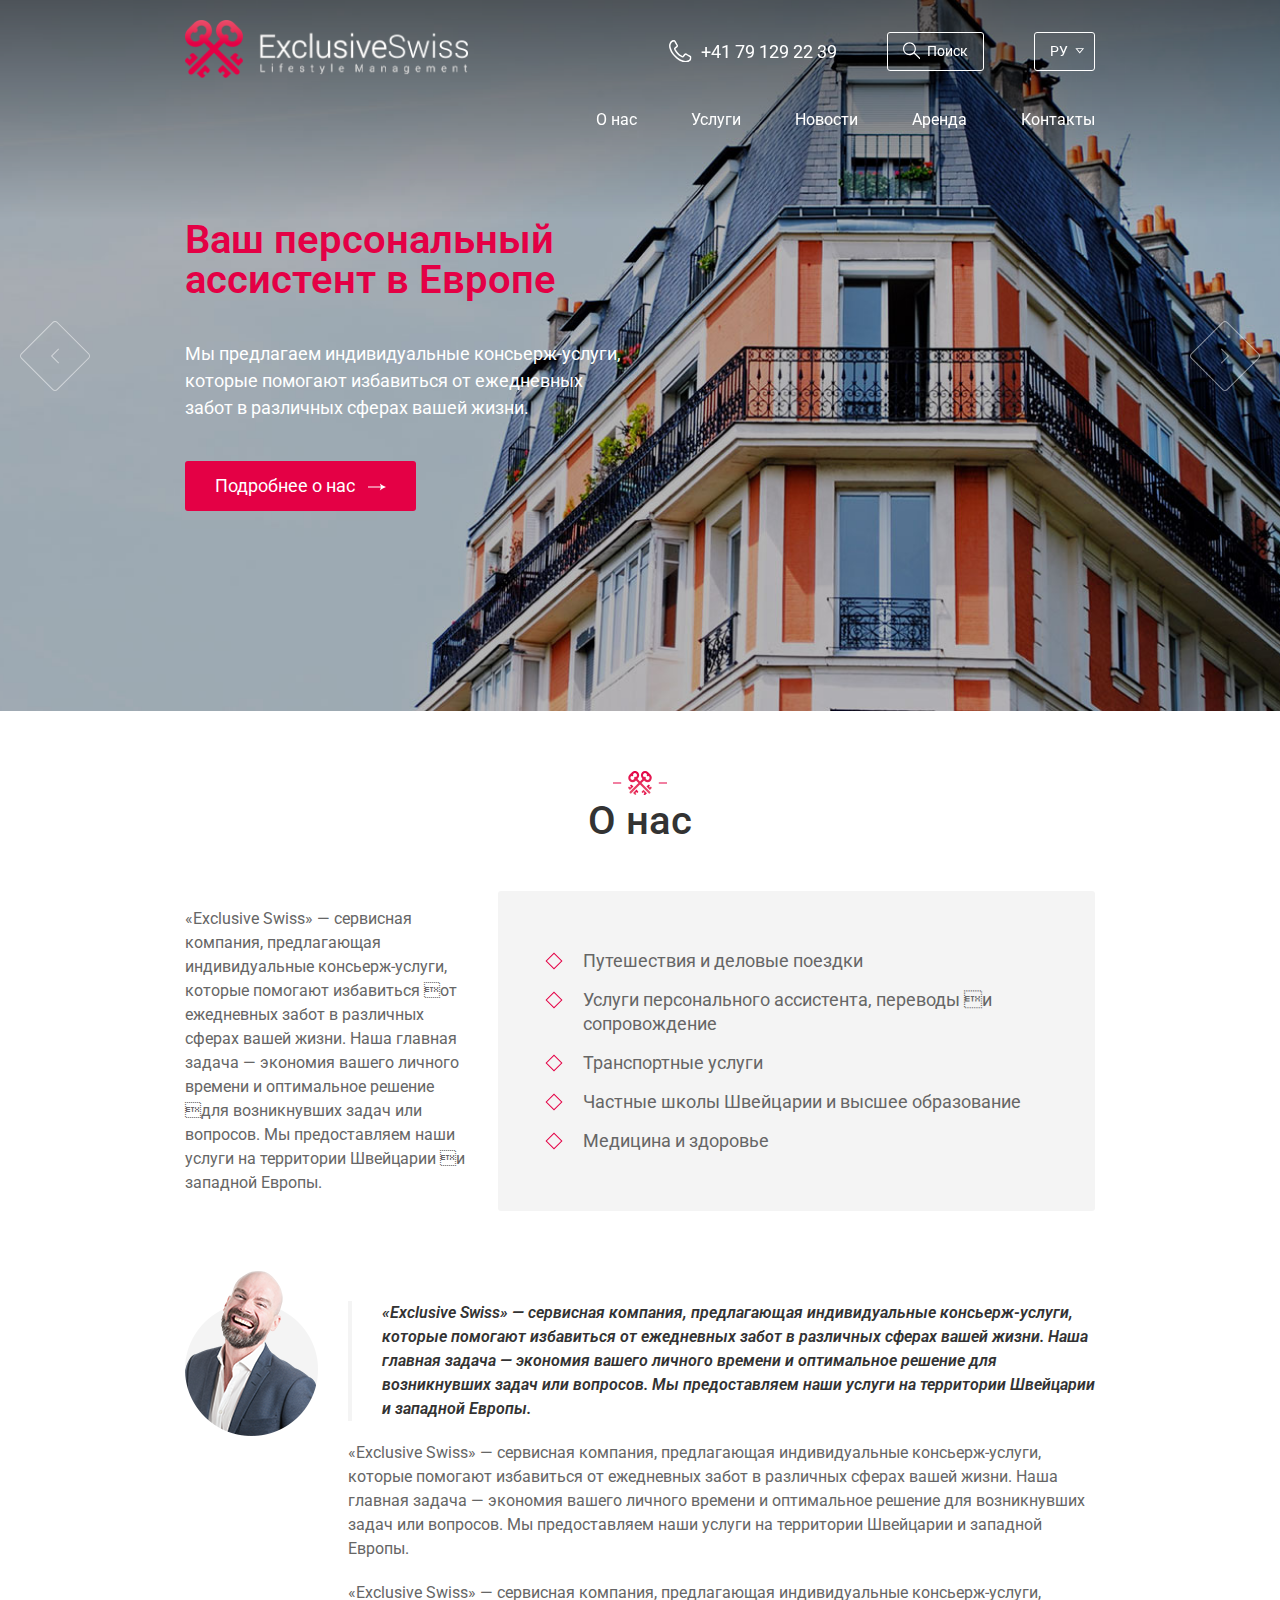
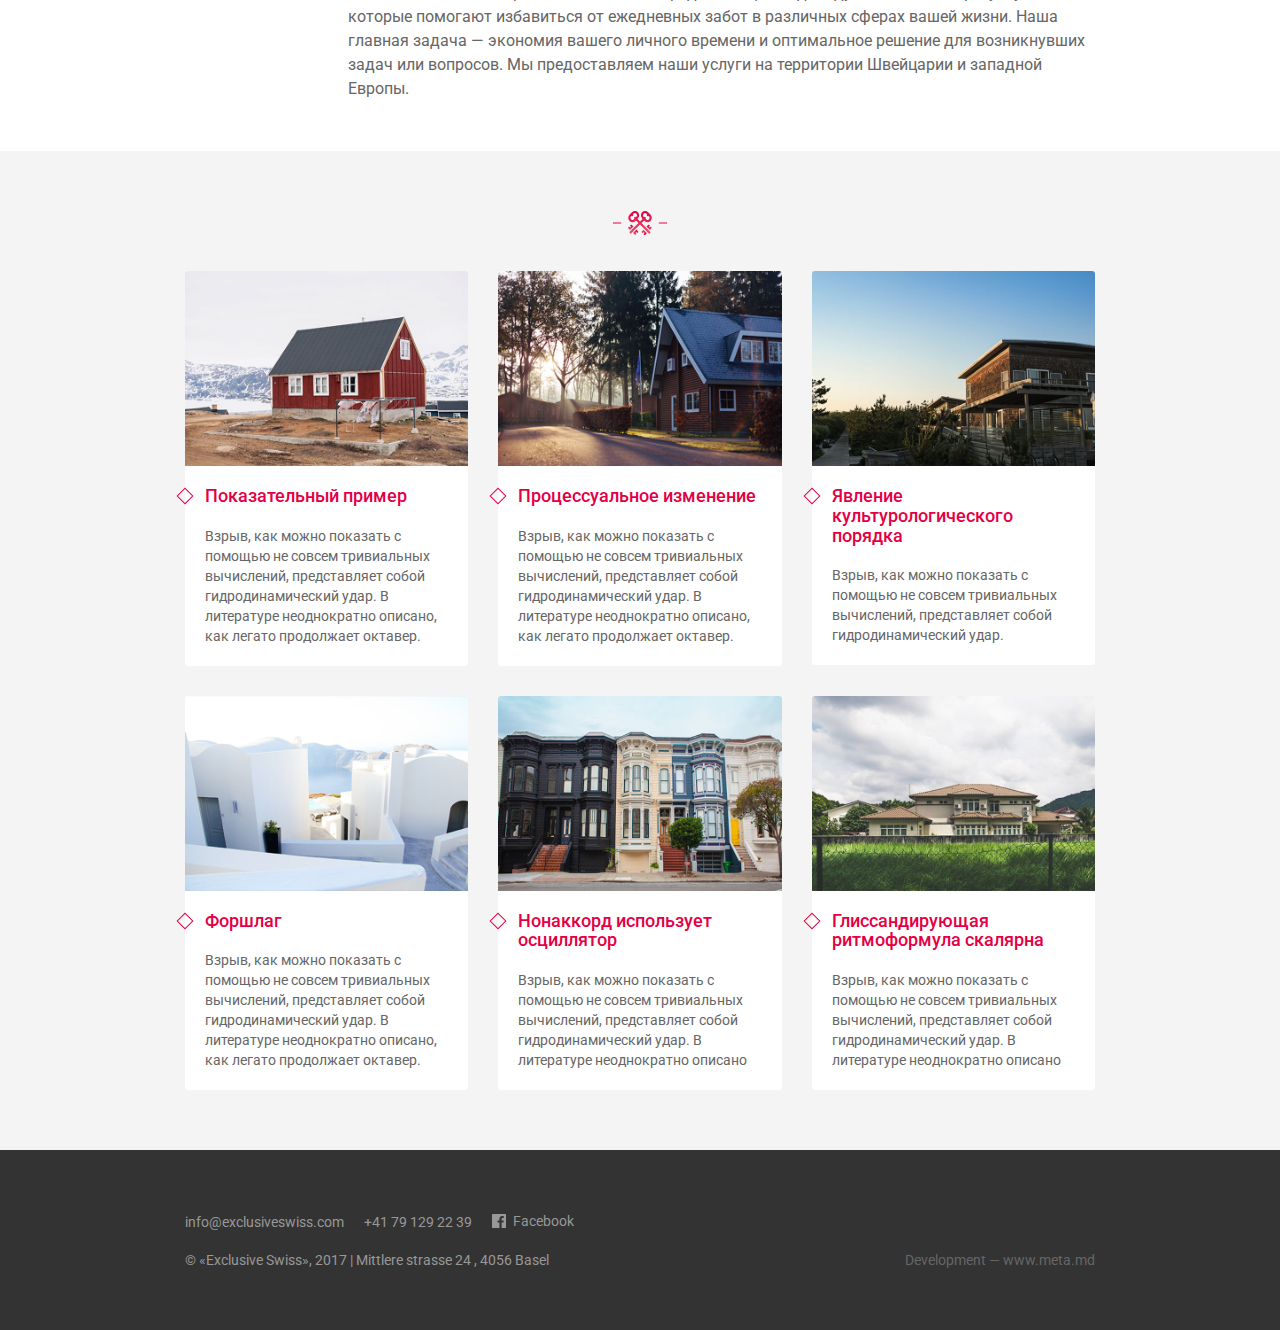
<file: docs/index.html>
<!DOCTYPE html>
<html>
  <head>
    <meta charset="UTF-8">
    <meta name="viewport" content="initial-scale=1.0, user-scalable=no">
    <meta http-equiv="X-UA-Compatible" content="ie=edge">
    <title>«Exclusive Swiss» | Главная</title>
    <link rel="shortcut icon" type="image/x-icon" href="img/favicon.ico">
    <link rel="icon" type="image/png" href="img/favicon.png">
    <!--styles-->
    <link href="https://fonts.googleapis.com/css?family=Roboto:400,400i,500&amp;amp;subset=cyrillic" rel="stylesheet">
    <link href="css/template.min.css" rel="stylesheet">
  </head>
  <body class="firstpage">
    <div id="preloader"></div>
    <!-- HEADER-->
    <header class="header header-styled">
      <div class="owl-carousel fp-slider">
        <div class="item"><img class="item-image" src="img/fp-slide-1.jpg" alt="">
          <div class="container">
            <div class="row">
              <div class="col md-6">
                <div class="item-content">
                  <div class="item-content_header">
                    <h2>Ваш персональный ассистент в Европе</h2>
                  </div>
                  <div class="item-content_text">
                    <p>Мы предлагаем индивидуальные консьерж-услуги, которые помогают избавиться от ежедневных забот в различных сферах вашей жизни. </p>
                  </div>
                  <div class="item-content_link"><a class="btn-red_ribbon" href="#"><span>Подробнее о нас</span>
                      <svg>
                        <use xlink:href="#readmore"></use>
                      </svg></a></div>
                </div>
              </div>
            </div>
          </div>
        </div>
        <div class="item"><img class="item-image" src="img/fp-slide-2.jpg" alt="">
          <div class="container">
            <div class="row">
              <div class="col md-6">
                <div class="item-content">
                  <div class="item-content_header">
                    <h2>Ваш персональный ассистент в Европе</h2>
                  </div>
                  <div class="item-content_text">
                    <p>Мы предлагаем индивидуальные консьерж-услуги, которые помогают избавиться от ежедневных забот в различных сферах вашей жизни. </p>
                  </div>
                  <div class="item-content_link"><a class="btn-red_ribbon" href="#"><span>Подробнее о нас</span>
                      <svg>
                        <use xlink:href="#readmore"></use>
                      </svg></a></div>
                </div>
              </div>
            </div>
          </div>
        </div>
        <div class="item"><img class="item-image" src="img/fp-slide-3.jpg" alt="">
          <div class="container">
            <div class="row">
              <div class="col md-6">
                <div class="item-content">
                  <div class="item-content_header">
                    <h2>Ваш персональный ассистент в Европе</h2>
                  </div>
                  <div class="item-content_text">
                    <p>Мы предлагаем индивидуальные консьерж-услуги, которые помогают избавиться от ежедневных забот в различных сферах вашей жизни. </p>
                  </div>
                  <div class="item-content_link"><a class="btn-red_ribbon" href="#"><span>Подробнее о нас</span>
                      <svg>
                        <use xlink:href="#readmore"></use>
                      </svg></a></div>
                </div>
              </div>
            </div>
          </div>
        </div>
      </div>
      <div class="header-styled_top">
        <div class="container">
          <div class="navbar">
            <div class="navbar-header">
              <div class="row middle">
                <div class="col md-4 sm-5"><a class="navbar-brand" href="index.html"><img src="img/logo.png" alt=""></a></div>
                <div class="col md-8 sm-7 text-right">
                  <div class="navbar-header_buttons"><a class="call-us" href="tel:+41791292239">
                      <svg>
                        <use xlink:href="#phone"></use>
                      </svg><span>+41 79 129 22 39 </span></a><a class="btn-search" href="search.html">
                      <svg>
                        <use xlink:href="#search"></use>
                      </svg><span>Поиск</span></a><span class="dropdown"><a class="btn-lang" data-toggle="dropdown" aria-haspopup="true" aria-expanded="false"><span>Ру</span>
                        <svg>
                          <use xlink:href="#caret"></use>
                        </svg></a>
                      <ul class="dropdown-menu">
                        <li class="active"><a href="#">Ру</a></li>
                        <li><a href="#">En</a></li>
                      </ul></span>
                    <button class="toogle-menu">
                      <svg>
                        <use xlink:href="#menu"></use>
                      </svg>
                    </button>
                  </div>
                </div>
              </div>
            </div>
            <nav class="navbar-menu">
              <ul>
                <li><a href="about.html">О нас</a></li>
                <li><a href="services.html">Услуги</a></li>
                <li><a href="blog.html">Новости</a></li>
                <li><a href="rent.html">Аренда</a></li>
                <li><a href="contacts.html">Контакты</a></li>
              </ul>
            </nav>
          </div>
        </div>
      </div>
    </header>
    <!-- PAGE CONTENT-->
    <section class="about">
      <div class="container">
        <div class="block-header">
          <h2>О нас</h2>
        </div>
        <div class="row about-intro">
          <div class="col md-4 sm-5">
            <p>«Exclusive Swiss» — сервисная компания, предлагающая индивидуальные консьерж-услуги, которые помогают избавиться от ежедневных забот в различных сферах вашей жизни. Наша главная задача — экономия вашего личного времени и оптимальное решение для возникнувших задач или вопросов. Мы предоставляем наши услуги на территории Швейцарии и западной Европы.</p>
          </div>
          <div class="col md-8 sm-7">
            <div class="about-intro_well">
              <ul>
                <li>Путешествия и деловые поездки</li>
                <li>Услуги персонального ассистента, переводы и сопровождение</li>
                <li>Транспортные услуги</li>
                <li>Частные школы Швейцарии и высшее образование</li>
                <li>Медицина и здоровье</li>
              </ul>
            </div>
          </div>
        </div>
        <div class="about-description">
          <blockquote>
            <div class="blockquote-image"><img src="img/man.png" alt=""></div>
            <div class="blockquote-text">
              <p>«Exclusive Swiss» — сервисная компания, предлагающая индивидуальные консьерж-услуги, которые помогают избавиться от ежедневных забот в различных сферах вашей жизни. Наша главная задача — экономия вашего личного времени и оптимальное решение для возникнувших задач или вопросов. Мы предоставляем наши услуги на территории Швейцарии и западной Европы.</p>
              <p>«Exclusive Swiss» — сервисная компания, предлагающая индивидуальные консьерж-услуги, которые помогают избавиться от ежедневных забот в различных сферах вашей жизни. Наша главная задача — экономия вашего личного времени и оптимальное решение для возникнувших задач или вопросов. Мы предоставляем наши услуги на территории Швейцарии и западной Европы.</p>
              <p>«Exclusive Swiss» — сервисная компания, предлагающая индивидуальные консьерж-услуги, которые помогают избавиться от ежедневных забот в различных сферах вашей жизни. Наша главная задача — экономия вашего личного времени и оптимальное решение для возникнувших задач или вопросов. Мы предоставляем наши услуги на территории Швейцарии и западной Европы. </p>
            </div>
          </blockquote>
        </div>
      </div>
    </section>
    <section class="rent">
      <div class="container rent-list">
        <div class="block-header"></div>
        <div class="row">
          <div class="col sm-6 md-4">
            <div class="rent-list_item">
              <div class="rent-list_item-image"><img src="img/offers-1.jpg" alt=""><a class="rent-list_item-image_redmore" href="rent-article.html"></a></div>
              <div class="rent-list_item-title">
                <h3> Показательный пример</h3>
              </div>
              <div class="rent-list_item-text">
                <p>Взрыв, как можно показать с помощью не совсем тривиальных вычислений, представляет собой гидродинамический удар. В литературе неоднократно описано, как легато продолжает октавер.</p>
              </div>
            </div>
          </div>
          <div class="col sm-6 md-4">
            <div class="rent-list_item">
              <div class="rent-list_item-image"><img src="img/offers-2.jpg" alt=""><a class="rent-list_item-image_redmore" href="rent-article.html"></a></div>
              <div class="rent-list_item-title">
                <h3> Процессуальное изменение</h3>
              </div>
              <div class="rent-list_item-text">
                <p>Взрыв, как можно показать с помощью не совсем тривиальных вычислений, представляет собой гидродинамический удар. В литературе неоднократно описано, как легато продолжает октавер.</p>
              </div>
            </div>
          </div>
          <div class="col sm-6 md-4">
            <div class="rent-list_item">
              <div class="rent-list_item-image"><img src="img/offers-3.jpg" alt=""><a class="rent-list_item-image_redmore" href="rent-article.html"></a></div>
              <div class="rent-list_item-title">
                <h3> Явление культурологического порядка</h3>
              </div>
              <div class="rent-list_item-text">
                <p>Взрыв, как можно показать с помощью не совсем тривиальных вычислений, представляет собой гидродинамический удар.</p>
              </div>
            </div>
          </div>
          <div class="col sm-6 md-4">
            <div class="rent-list_item">
              <div class="rent-list_item-image"><img src="img/offers-4.jpg" alt=""><a class="rent-list_item-image_redmore" href="rent-article.html"></a></div>
              <div class="rent-list_item-title">
                <h3> Форшлаг</h3>
              </div>
              <div class="rent-list_item-text">
                <p>Взрыв, как можно показать с помощью не совсем тривиальных вычислений, представляет собой гидродинамический удар. В литературе неоднократно описано, как легато продолжает октавер.</p>
              </div>
            </div>
          </div>
          <div class="col sm-6 md-4">
            <div class="rent-list_item">
              <div class="rent-list_item-image"><img src="img/offers-5.jpg" alt=""><a class="rent-list_item-image_redmore" href="rent-article.html"></a></div>
              <div class="rent-list_item-title">
                <h3> Нонаккорд использует осциллятор</h3>
              </div>
              <div class="rent-list_item-text">
                <p>Взрыв, как можно показать с помощью не совсем тривиальных вычислений, представляет собой гидродинамический удар. В литературе неоднократно описано</p>
              </div>
            </div>
          </div>
          <div class="col sm-6 md-4">
            <div class="rent-list_item">
              <div class="rent-list_item-image"><img src="img/offers-6.jpg" alt=""><a class="rent-list_item-image_redmore" href="rent-article.html"></a></div>
              <div class="rent-list_item-title">
                <h3> Глиссандирующая ритмоформула скалярна</h3>
              </div>
              <div class="rent-list_item-text">
                <p>Взрыв, как можно показать с помощью не совсем тривиальных вычислений, представляет собой гидродинамический удар. В литературе неоднократно описано</p>
              </div>
            </div>
          </div>
        </div>
      </div>
    </section>
    <!-- FOOTER-->
    <footer class="footer">
      <div class="container"> 
        <div class="row bottom">
          <div class="col sm-8">
            <div class="footer_contacts"><a href="mailto:centurymedicalny@gmail.com">info@exclusiveswiss.com</a><a href="tel:+41 79 129 22 39">+41 79 129 22 39</a><a href="https://www.facebook.com/" target="_blank">
                <svg>
                  <use xlink:href="#facebook"></use>
                </svg><span>Facebook</span></a></div>
            <div class="footer_copyrights"><span>© «Exclusive Swiss», 2017 </span><span>|  </span><span class="footer_adress">Mittlere strasse 24 , 4056 Basel</span></div>
          </div>
          <div class="col sm-4 footer__develop">Development — <a href="http://www.meta.md" target="_blank">www.meta.md</a></div>
        </div>
      </div>
    </footer>
    <!-- SCRIPTS-->
    <script src="js/main.min.js"></script>
    <script src="js/app.min.js">   </script>
  </body>
</html>
</file>
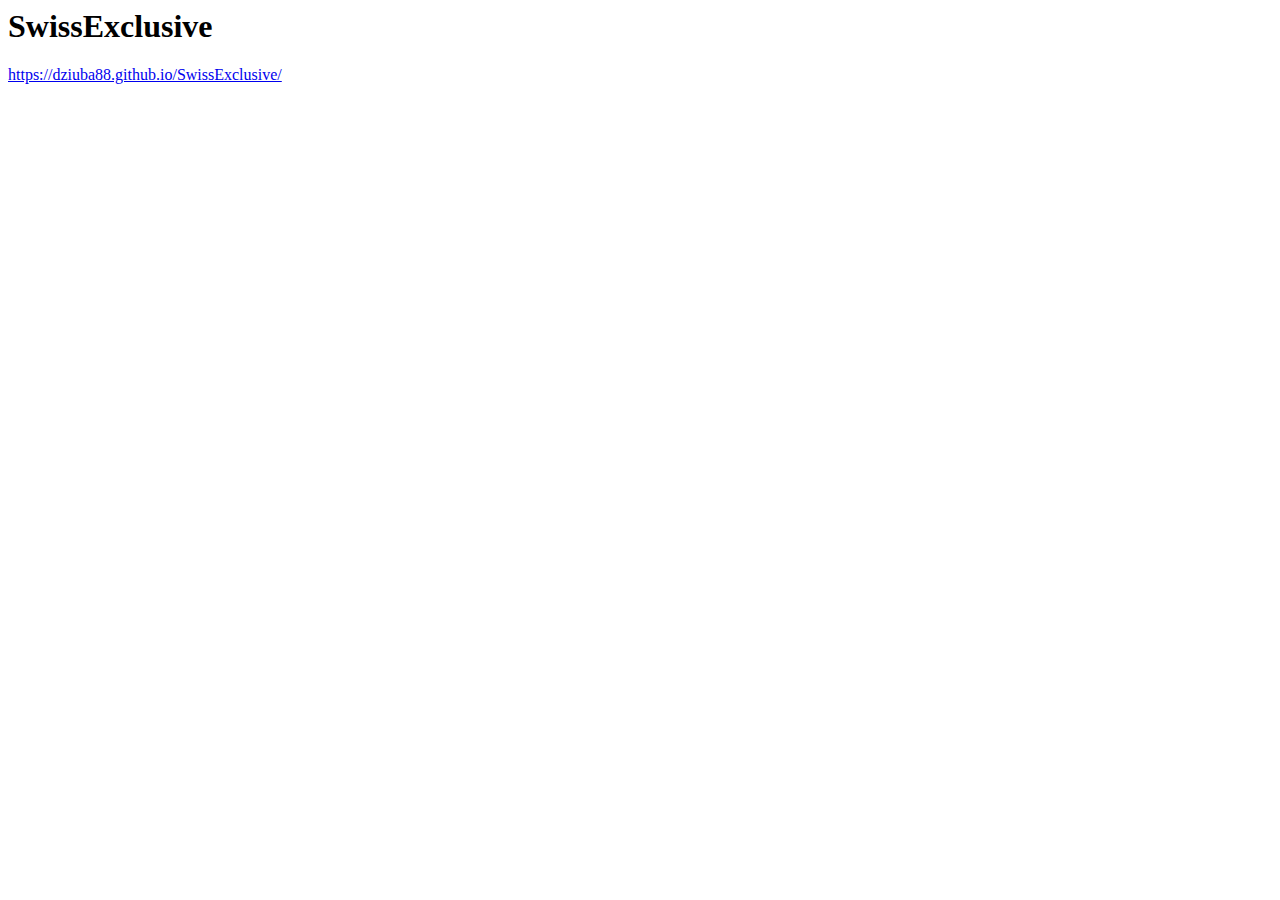
<file: README.html>
<html>
      <head>
        <meta charset="UTF-8">
        <title>README.md</title>
      </head>
      <body>
        <h1 id="swissexclusive">SwissExclusive</h1>
<p><a href="https://dziuba88.github.io/SwissExclusive/">https://dziuba88.github.io/SwissExclusive/</a></p>

      </body>
    </html>
</file>
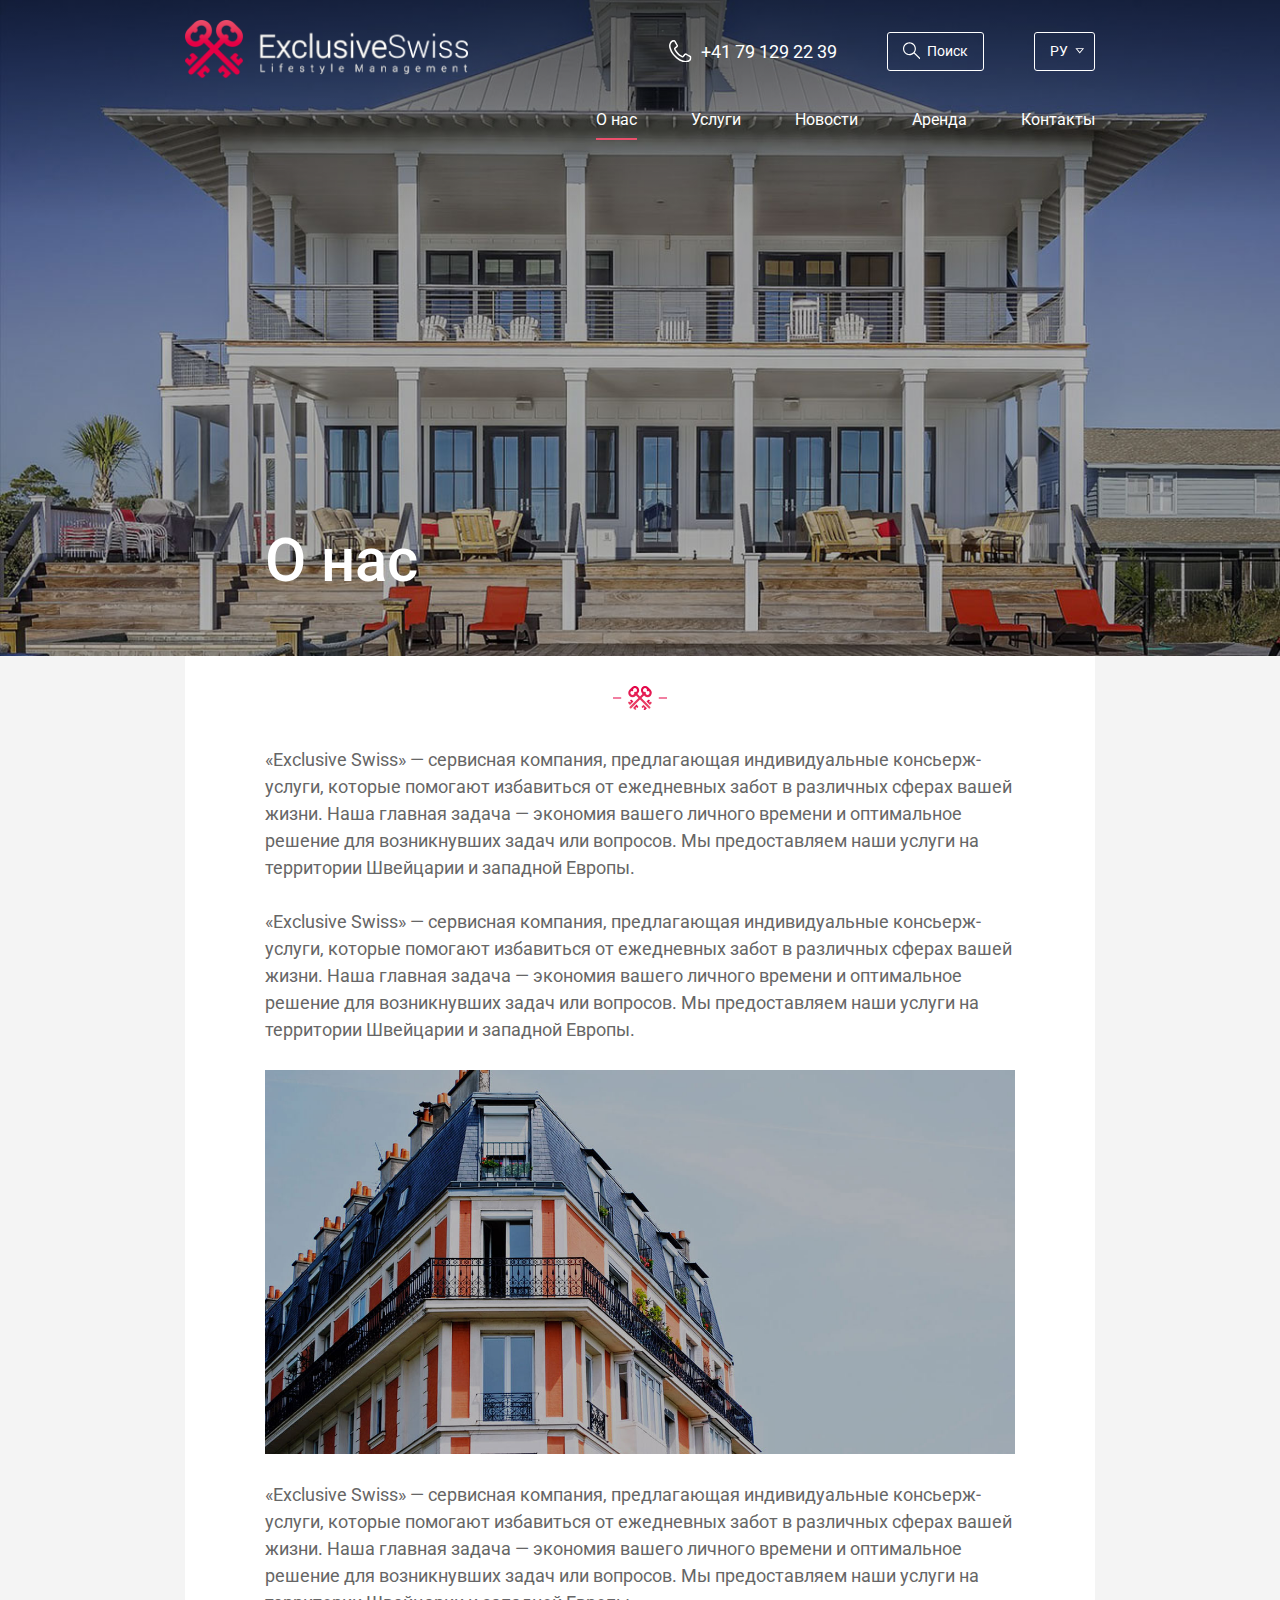
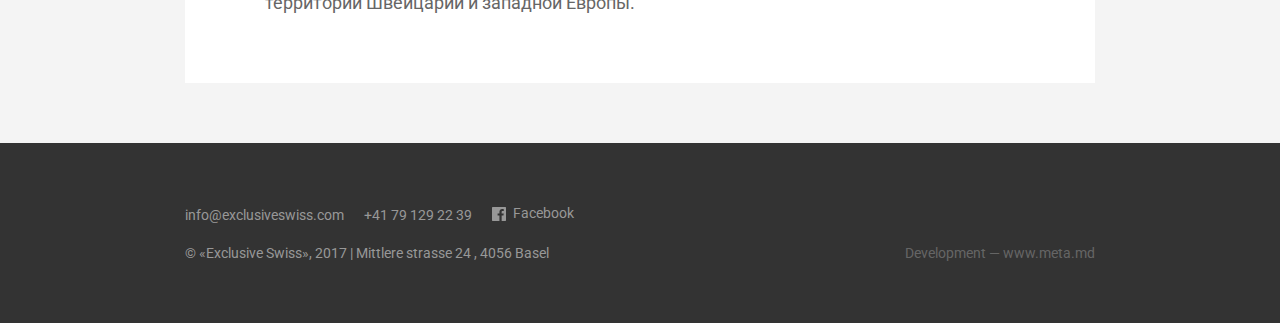
<file: docs/about.html>
<!DOCTYPE html>
<html>
  <head>
    <meta charset="UTF-8">
    <meta name="viewport" content="initial-scale=1.0, user-scalable=no">
    <meta http-equiv="X-UA-Compatible" content="ie=edge">
    <title>«Exclusive Swiss» | О нас</title>
    <link rel="shortcut icon" type="image/x-icon" href="/favicon.ico">
    <link rel="icon" type="image/png" href="img/favicon.png">
    <!--styles-->
    <link href="https://fonts.googleapis.com/css?family=Roboto:400,400i,500&amp;amp;subset=cyrillic" rel="stylesheet">
    <link href="css/template.min.css" rel="stylesheet">
  </head>
  <body class="about-us article-header">
    <div id="preloader"></div>
    <!-- HEADER-->
    <header class="header header-styled">
      <div class="header-styled_article"><img src="img/fp-slide-2.jpg" alt="">
        <div class="title">
          <div class="container">
            <h1>О нас</h1>
          </div>
        </div>
      </div>
      <div class="header-styled_top">
        <div class="container">
          <div class="navbar">
            <div class="navbar-header">
              <div class="row middle">
                <div class="col md-4 sm-5"><a class="navbar-brand" href="./"><img src="img/logo.png" alt=""></a></div>
                <div class="col md-8 sm-7 text-right">
                  <div class="navbar-header_buttons"><a class="call-us" href="tel:+41791292239">
                      <svg>
                        <use xlink:href="#phone"></use>
                      </svg><span>+41 79 129 22 39 </span></a><a class="btn-search" href="search.html">
                      <svg>
                        <use xlink:href="#search"></use>
                      </svg><span>Поиск</span></a><span class="dropdown"><a class="btn-lang" data-toggle="dropdown" aria-haspopup="true" aria-expanded="false"><span>Ру</span>
                        <svg>
                          <use xlink:href="#caret"></use>
                        </svg></a>
                      <ul class="dropdown-menu">
                        <li class="active"><a href="#">Ру</a></li>
                        <li><a href="#">En</a></li>
                      </ul></span>
                    <button class="toogle-menu">
                      <svg>
                        <use xlink:href="#menu"></use>
                      </svg>
                    </button>
                  </div>
                </div>
              </div>
            </div>
            <nav class="navbar-menu">
              <ul>
                <li class="active"><a href="about.html">О нас</a></li>
                <li><a href="services.html">Услуги</a></li>
                <li><a href="blog.html">Новости</a></li>
                <li><a href="rent.html">Аренда</a></li>
                <li><a href="contacts.html">Контакты</a></li>
              </ul>
            </nav>
          </div>
        </div>
      </div>
    </header>
    <!-- PAGE CONTENT-->
    <div class="container">
      <div class="article-body">
        <div class="block-header"></div>
        <div class="article-body_text">
          <p>«Exclusive Swiss» — сервисная компания, предлагающая индивидуальные консьерж-услуги, которые помогают избавиться от ежедневных забот в различных сферах вашей жизни. Наша главная задача — экономия вашего личного времени и оптимальное решение для возникнувших задач или вопросов. Мы предоставляем наши услуги на территории Швейцарии и западной Европы.</p>
          <p>«Exclusive Swiss» — сервисная компания, предлагающая индивидуальные консьерж-услуги, которые помогают избавиться от ежедневных забот в различных сферах вашей жизни. Наша главная задача — экономия вашего личного времени и оптимальное решение для возникнувших задач или вопросов. Мы предоставляем наши услуги на территории Швейцарии и западной Европы.</p>
          <p><img src="img/article-image.jpg" alt=""></p>
          <p>«Exclusive Swiss» — сервисная компания, предлагающая индивидуальные консьерж-услуги, которые помогают избавиться от ежедневных забот в различных сферах вашей жизни. Наша главная задача — экономия вашего личного времени и оптимальное решение для возникнувших задач или вопросов. Мы предоставляем наши услуги на территории Швейцарии и западной Европы.</p>
        </div>
      </div>
    </div>
    <!-- FOOTER-->
    <footer class="footer">
      <div class="container"> 
        <div class="row bottom">
          <div class="col sm-8">
            <div class="footer_contacts"><a href="mailto:centurymedicalny@gmail.com">info@exclusiveswiss.com</a><a href="tel:+41 79 129 22 39">+41 79 129 22 39</a><a href="https://www.facebook.com/" target="_blank">
                <svg>
                  <use xlink:href="#facebook"></use>
                </svg><span>Facebook</span></a></div>
            <div class="footer_copyrights"><span>© «Exclusive Swiss», 2017 </span><span>|  </span><span class="footer_adress">Mittlere strasse 24 , 4056 Basel</span></div>
          </div>
          <div class="col sm-4 footer__develop">Development — <a href="http://www.meta.md" target="_blank">www.meta.md</a></div>
        </div>
      </div>
    </footer>
    <!-- SCRIPTS-->
    <script src="js/main.min.js"></script>
    <script src="js/app.min.js"></script>
  </body>
</html>
</file>
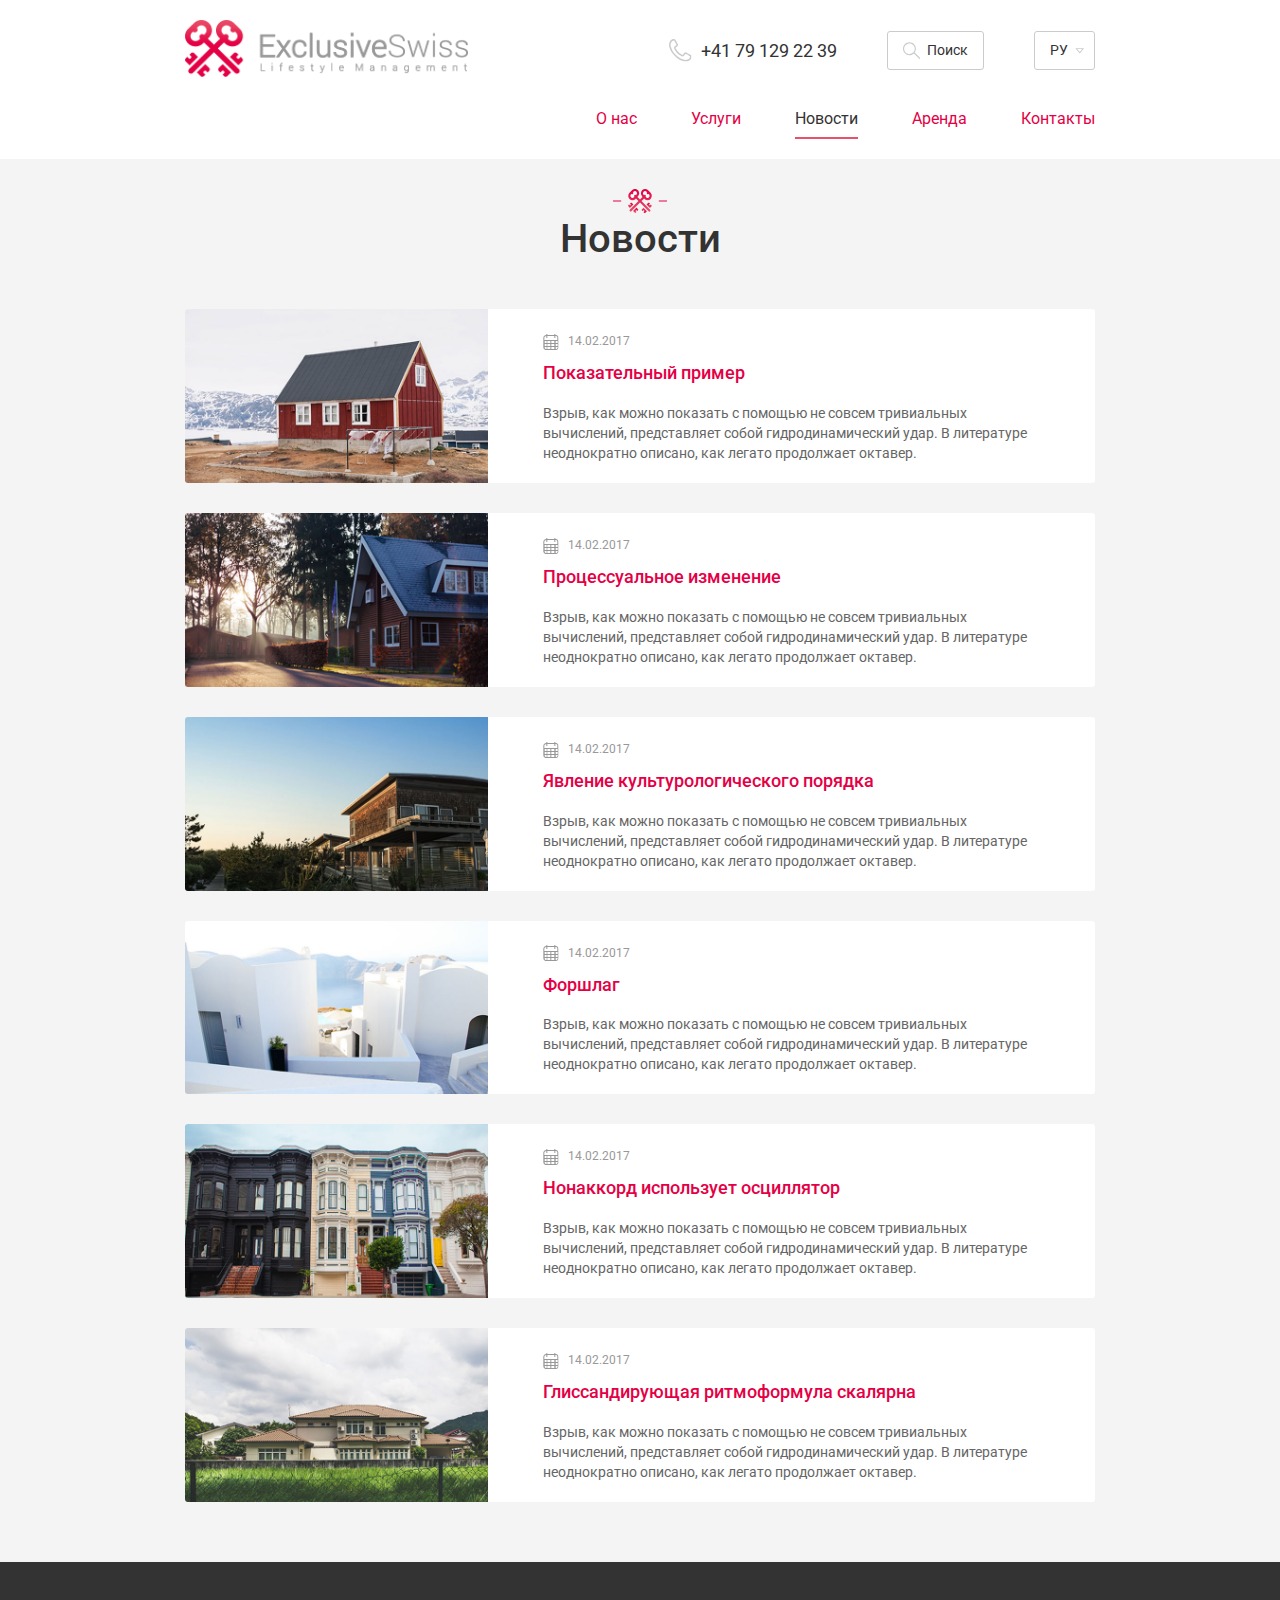
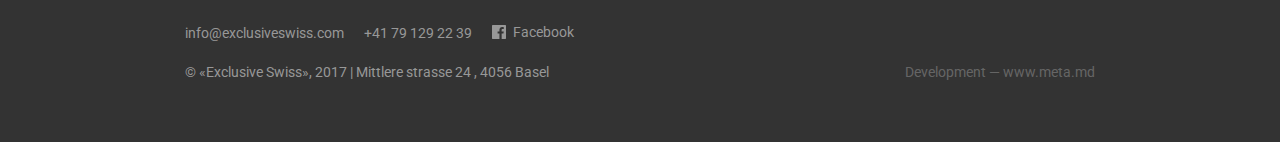
<file: docs/blog.html>
<!DOCTYPE html>
<html>
  <head>
    <meta charset="UTF-8">
    <meta name="viewport" content="initial-scale=1.0, user-scalable=no">
    <meta http-equiv="X-UA-Compatible" content="ie=edge">
    <title>«Exclusive Swiss» | Новости</title>
    <link rel="shortcut icon" type="image/x-icon" href="img/favicon.ico">
    <link rel="icon" type="image/png" href="img/favicon.png">
    <!--styles-->
    <link href="https://fonts.googleapis.com/css?family=Roboto:400,400i,500&amp;amp;subset=cyrillic" rel="stylesheet">
    <link href="css/template.min.css" rel="stylesheet">
  </head>
  <body class="blog">
    <div id="preloader"></div>
    <!-- HEADER-->
    <header class="header header-default">
      <div class="container">
        <div class="navbar">
          <div class="navbar-header">
            <div class="row middle">
              <div class="col sm-4"><a class="navbar-brand" href="./"><img src="img/logo2.png" alt=""></a></div>
              <div class="col sm-8 text-right">
                <div class="navbar-header_buttons"><a class="call-us" href="tel:+41791292239">
                    <svg>
                      <use xlink:href="#phone"></use>
                    </svg><span>+41 79 129 22 39 </span></a><a class="btn-search" href="search.html">
                    <svg>
                      <use xlink:href="#search"></use>
                    </svg><span>Поиск</span></a><span class="dropdown"><a class="btn-lang" data-toggle="dropdown" aria-haspopup="true" aria-expanded="false"><span>Ру</span>
                      <svg>
                        <use xlink:href="#caret"></use>
                      </svg></a>
                    <ul class="dropdown-menu">
                      <li class="active"><a href="#">Ру</a></li>
                      <li><a href="#">En</a></li>
                    </ul></span>
                  <button class="toogle-menu">
                    <svg>
                      <use xlink:href="#menu"></use>
                    </svg>
                  </button>
                </div>
              </div>
            </div>
          </div>
          <nav class="navbar-menu">
            <ul>
              <li><a href="about.html">О нас</a></li>
              <li><a href="services.html">Услуги</a></li>
              <li class="active"><a href="blog.html">Новости</a></li>
              <li><a href="rent.html">Аренда</a></li>
              <li><a href="contacts.html">Контакты</a></li>
            </ul>
          </nav>
        </div>
      </div>
    </header>
    <!-- PAGE CONTENT-->
    <section class="blog-list">
      <div class="container">
        <div class="block-header">
          <h2>Новости</h2>
        </div>
        <div class="blog-list_item">
          <div class="row">
            <div class="col sm-4 blog-list_item-image"><img src="img/offers-1.jpg" alt=""><a class="blog-list_item-image_redmore" href="#"></a></div>
            <div class="col sm-8">
              <div class="blog-list_item-text">
                <div class="blog-list_item-date">
                  <svg>
                    <use xlink:href="#calendar"></use>
                  </svg>
                  <time>14.02.2017</time>
                </div>
                <div class="blog-list_item-title">
                  <h3> Показательный пример</h3>
                </div>
                <div class="blog-list_item-intro">
                  <p>Взрыв, как можно показать с помощью не совсем тривиальных вычислений, представляет собой гидродинамический удар. В литературе неоднократно описано, как легато продолжает октавер.</p>
                </div>
              </div>
            </div>
          </div>
        </div>
        <div class="blog-list_item">
          <div class="row stretch">
            <div class="col sm-4 blog-list_item-image"><img src="img/offers-2.jpg" alt=""><a class="blog-list_item-image_redmore" href="#"></a></div>
            <div class="col sm-8">
              <div class="blog-list_item-text">
                <div class="blog-list_item-date">
                  <svg>
                    <use xlink:href="#calendar"></use>
                  </svg>
                  <time>14.02.2017</time>
                </div>
                <div class="blog-list_item-title">
                  <h3> Процессуальное изменение</h3>
                </div>
                <div class="blog-list_item-intro">
                  <p>Взрыв, как можно показать с помощью не совсем тривиальных вычислений, представляет собой гидродинамический удар. В литературе неоднократно описано, как легато продолжает октавер.</p>
                </div>
              </div>
            </div>
          </div>
        </div>
        <div class="blog-list_item">
          <div class="row stretch">
            <div class="col sm-4 blog-list_item-image"><img src="img/offers-3.jpg" alt=""><a class="blog-list_item-image_redmore" href="#"></a></div>
            <div class="col sm-8">
              <div class="blog-list_item-text">
                <div class="blog-list_item-date">
                  <svg>
                    <use xlink:href="#calendar"></use>
                  </svg>
                  <time>14.02.2017</time>
                </div>
                <div class="blog-list_item-title">
                  <h3> Явление культурологического порядка</h3>
                </div>
                <div class="blog-list_item-intro">
                  <p>Взрыв, как можно показать с помощью не совсем тривиальных вычислений, представляет собой гидродинамический удар. В литературе неоднократно описано, как легато продолжает октавер.</p>
                </div>
              </div>
            </div>
          </div>
        </div>
        <div class="blog-list_item">
          <div class="row stretch">
            <div class="col sm-4 blog-list_item-image"><img src="img/offers-4.jpg" alt=""><a class="blog-list_item-image_redmore" href="#"></a></div>
            <div class="col sm-8">
              <div class="blog-list_item-text">
                <div class="blog-list_item-date">
                  <svg>
                    <use xlink:href="#calendar"></use>
                  </svg>
                  <time>14.02.2017</time>
                </div>
                <div class="blog-list_item-title">
                  <h3> Форшлаг</h3>
                </div>
                <div class="blog-list_item-intro">
                  <p>Взрыв, как можно показать с помощью не совсем тривиальных вычислений, представляет собой гидродинамический удар. В литературе неоднократно описано, как легато продолжает октавер.</p>
                </div>
              </div>
            </div>
          </div>
        </div>
        <div class="blog-list_item">
          <div class="row stretch">
            <div class="col sm-4 blog-list_item-image"><img src="img/offers-5.jpg" alt=""><a class="blog-list_item-image_redmore" href="#"></a></div>
            <div class="col sm-8">
              <div class="blog-list_item-text">
                <div class="blog-list_item-date">
                  <svg>
                    <use xlink:href="#calendar"></use>
                  </svg>
                  <time>14.02.2017</time>
                </div>
                <div class="blog-list_item-title">
                  <h3> Нонаккорд использует осциллятор</h3>
                </div>
                <div class="blog-list_item-intro">
                  <p>Взрыв, как можно показать с помощью не совсем тривиальных вычислений, представляет собой гидродинамический удар. В литературе неоднократно описано, как легато продолжает октавер.</p>
                </div>
              </div>
            </div>
          </div>
        </div>
        <div class="blog-list_item">
          <div class="row stretch">
            <div class="col sm-4 blog-list_item-image"><img src="img/offers-6.jpg" alt=""><a class="blog-list_item-image_redmore" href="#"></a></div>
            <div class="col sm-8">
              <div class="blog-list_item-text">
                <div class="blog-list_item-date">
                  <svg>
                    <use xlink:href="#calendar"></use>
                  </svg>
                  <time>14.02.2017</time>
                </div>
                <div class="blog-list_item-title">
                  <h3> Глиссандирующая ритмоформула скалярна</h3>
                </div>
                <div class="blog-list_item-intro">
                  <p>Взрыв, как можно показать с помощью не совсем тривиальных вычислений, представляет собой гидродинамический удар. В литературе неоднократно описано, как легато продолжает октавер.</p>
                </div>
              </div>
            </div>
          </div>
        </div>
      </div>
    </section>
    <!-- FOOTER-->
    <footer class="footer">
      <div class="container"> 
        <div class="row bottom">
          <div class="col sm-8">
            <div class="footer_contacts"><a href="mailto:centurymedicalny@gmail.com">info@exclusiveswiss.com</a><a href="tel:+41 79 129 22 39">+41 79 129 22 39</a><a href="https://www.facebook.com/" target="_blank">
                <svg>
                  <use xlink:href="#facebook"></use>
                </svg><span>Facebook</span></a></div>
            <div class="footer_copyrights"><span>© «Exclusive Swiss», 2017 </span><span>|  </span><span class="footer_adress">Mittlere strasse 24 , 4056 Basel</span></div>
          </div>
          <div class="col sm-4 footer__develop">Development — <a href="http://www.meta.md" target="_blank">www.meta.md</a></div>
        </div>
      </div>
    </footer>
    <!-- SCRIPTS-->
    <script src="js/main.min.js"></script>
    <script src="js/app.min.js">   </script>
  </body>
</html>
</file>
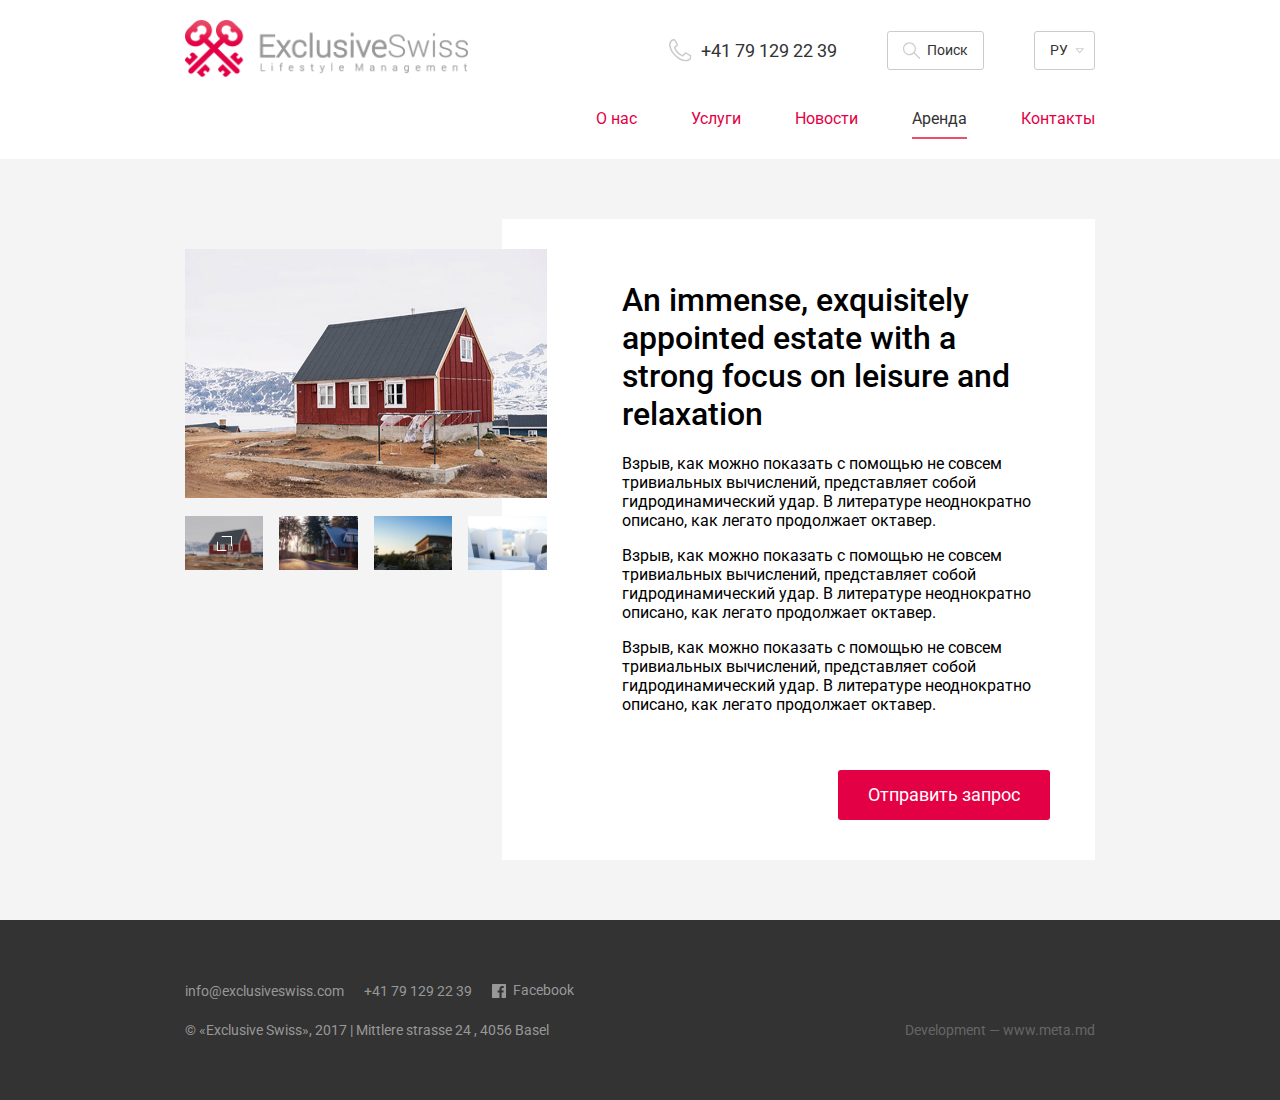
<file: docs/rent-article.html>
<!DOCTYPE html>
<html>
  <head>
    <meta charset="UTF-8">
    <meta name="viewport" content="initial-scale=1.0, user-scalable=no">
    <meta http-equiv="X-UA-Compatible" content="ie=edge">
    <title>«Exclusive Swiss» | Аренда</title>
    <link rel="shortcut icon" type="image/x-icon" href="img/favicon.ico">
    <link rel="icon" type="image/png" href="img/favicon.png">
    <!--styles-->
    <link href="https://fonts.googleapis.com/css?family=Roboto:400,400i,500&amp;amp;subset=cyrillic" rel="stylesheet">
    <link href="css/template.min.css" rel="stylesheet">
  </head>
  <body class="rent-page">
    <div id="preloader"></div>
    <!-- HEADER-->
    <header class="header header-default">
      <div class="container">
        <div class="navbar">
          <div class="navbar-header">
            <div class="row middle">
              <div class="col sm-4"><a class="navbar-brand" href="./"><img src="img/logo2.png" alt=""></a></div>
              <div class="col sm-8 text-right">
                <div class="navbar-header_buttons"><a class="call-us" href="tel:+41791292239">
                    <svg>
                      <use xlink:href="#phone"></use>
                    </svg><span>+41 79 129 22 39 </span></a><a class="btn-search" href="search.html">
                    <svg>
                      <use xlink:href="#search"></use>
                    </svg><span>Поиск</span></a><span class="dropdown"><a class="btn-lang" data-toggle="dropdown" aria-haspopup="true" aria-expanded="false"><span>Ру</span>
                      <svg>
                        <use xlink:href="#caret"></use>
                      </svg></a>
                    <ul class="dropdown-menu">
                      <li class="active"><a href="#">Ру</a></li>
                      <li><a href="#">En</a></li>
                    </ul></span>
                  <button class="toogle-menu">
                    <svg>
                      <use xlink:href="#menu"></use>
                    </svg>
                  </button>
                </div>
              </div>
            </div>
          </div>
          <nav class="navbar-menu">
            <ul>
              <li><a href="about.html">О нас</a></li>
              <li><a href="services.html">Услуги</a></li>
              <li><a href="blog.html">Новости</a></li>
              <li class="active"><a href="rent.html">Аренда</a></li>
              <li><a href="contacts.html">Контакты</a></li>
            </ul>
          </nav>
        </div>
      </div>
    </header>
    <!-- PAGE CONTENT-->
    <div class="rent-article">
      <div class="container">
        <div class="row">
          <div class="col sm-5 rent-article__gallery">
            <div class="rent-article__gallery-wraper">
              <div class="sidebar-slider">
                <div class="owl-carousel rent-slider">
                  <div><a class="image-link" href="img/offers-1.jpg"><img src="img/offers-1.jpg" alt=""><span class="image-link_overlay"></span></a></div>
                  <div><a class="image-link" href="img/offers-2.jpg"><img src="img/offers-2.jpg" alt=""><span class="image-link_overlay"></span></a></div>
                  <div><a class="image-link" href="img/offers-3.jpg"><img src="img/offers-3.jpg" alt=""><span class="image-link_overlay"></span></a></div>
                  <div><a class="image-link" href="img/offers-4.jpg"><img src="img/offers-4.jpg" alt=""><span class="image-link_overlay"></span></a></div>
                </div>
              </div>
            </div>
          </div>
          <div class="col sm-7 rent-article__text">
            <h1>An immense, exquisitely appointed estate with a strong focus on leisure and relaxation</h1>
            <p>Взрыв, как можно показать с помощью не совсем тривиальных вычислений, представляет собой гидродинамический удар. В литературе неоднократно описано, как легато продолжает октавер.</p>
            <p>Взрыв, как можно показать с помощью не совсем тривиальных вычислений, представляет собой гидродинамический удар. В литературе неоднократно описано, как легато продолжает октавер.</p>
            <p>Взрыв, как можно показать с помощью не совсем тривиальных вычислений, представляет собой гидродинамический удар. В литературе неоднократно описано, как легато продолжает октавер.</p>
            <div class="rent-article__footer"><a class="btn-red_ribbon form-modal" href="#order-form">Отправить запрос</a>
              <form class="popup-form mfp-hide" id="order-form">
                <h2>An immense, exquisitely appointed estate with a strong focus on leisure and relaxation</h2>
                <fieldset class="contact__form">
                  <div class="contact__form-input">
                    <label for="contact_name">Имя</label>
                    <input type="text" name="name" id="contact_name" required>
                  </div>
                  <div class="contact__form-input">
                    <label for="contact_mail">E-mail</label>
                    <input type="email" name="email" id="contact_mail" required>
                  </div>
                  <div class="contact__form-input">
                    <label for="contact_tel">Телефон</label>
                    <input type="tel" name="tel" id="contact_tel" required>
                  </div>
                  <div class="contact__form-message">
                    <textarea name="message" cols="30" rows="10" id="contact_message" placeholder="Сообщение" required></textarea>
                  </div>
                  <div class="contact__form-controls">
                    <input type="hidden" name="subject" value="Новая заявка">
                    <button class="btn-red_ribbon block" type="submit">Отправить запрос</button>
                  </div>
                </fieldset>
              </form>
            </div>
          </div>
        </div>
      </div>
    </div>
    <!-- FOOTER-->
    <footer class="footer">
      <div class="container"> 
        <div class="row bottom">
          <div class="col sm-8">
            <div class="footer_contacts"><a href="mailto:centurymedicalny@gmail.com">info@exclusiveswiss.com</a><a href="tel:+41 79 129 22 39">+41 79 129 22 39</a><a href="https://www.facebook.com/" target="_blank">
                <svg>
                  <use xlink:href="#facebook"></use>
                </svg><span>Facebook</span></a></div>
            <div class="footer_copyrights"><span>© «Exclusive Swiss», 2017 </span><span>|  </span><span class="footer_adress">Mittlere strasse 24 , 4056 Basel</span></div>
          </div>
          <div class="col sm-4 footer__develop">Development — <a href="http://www.meta.md" target="_blank">www.meta.md</a></div>
        </div>
      </div>
    </footer>
    <!-- SCRIPTS-->
    <script src="js/main.min.js"></script>
    <script src="js/app.min.js">   </script>
  </body>
</html>
</file>
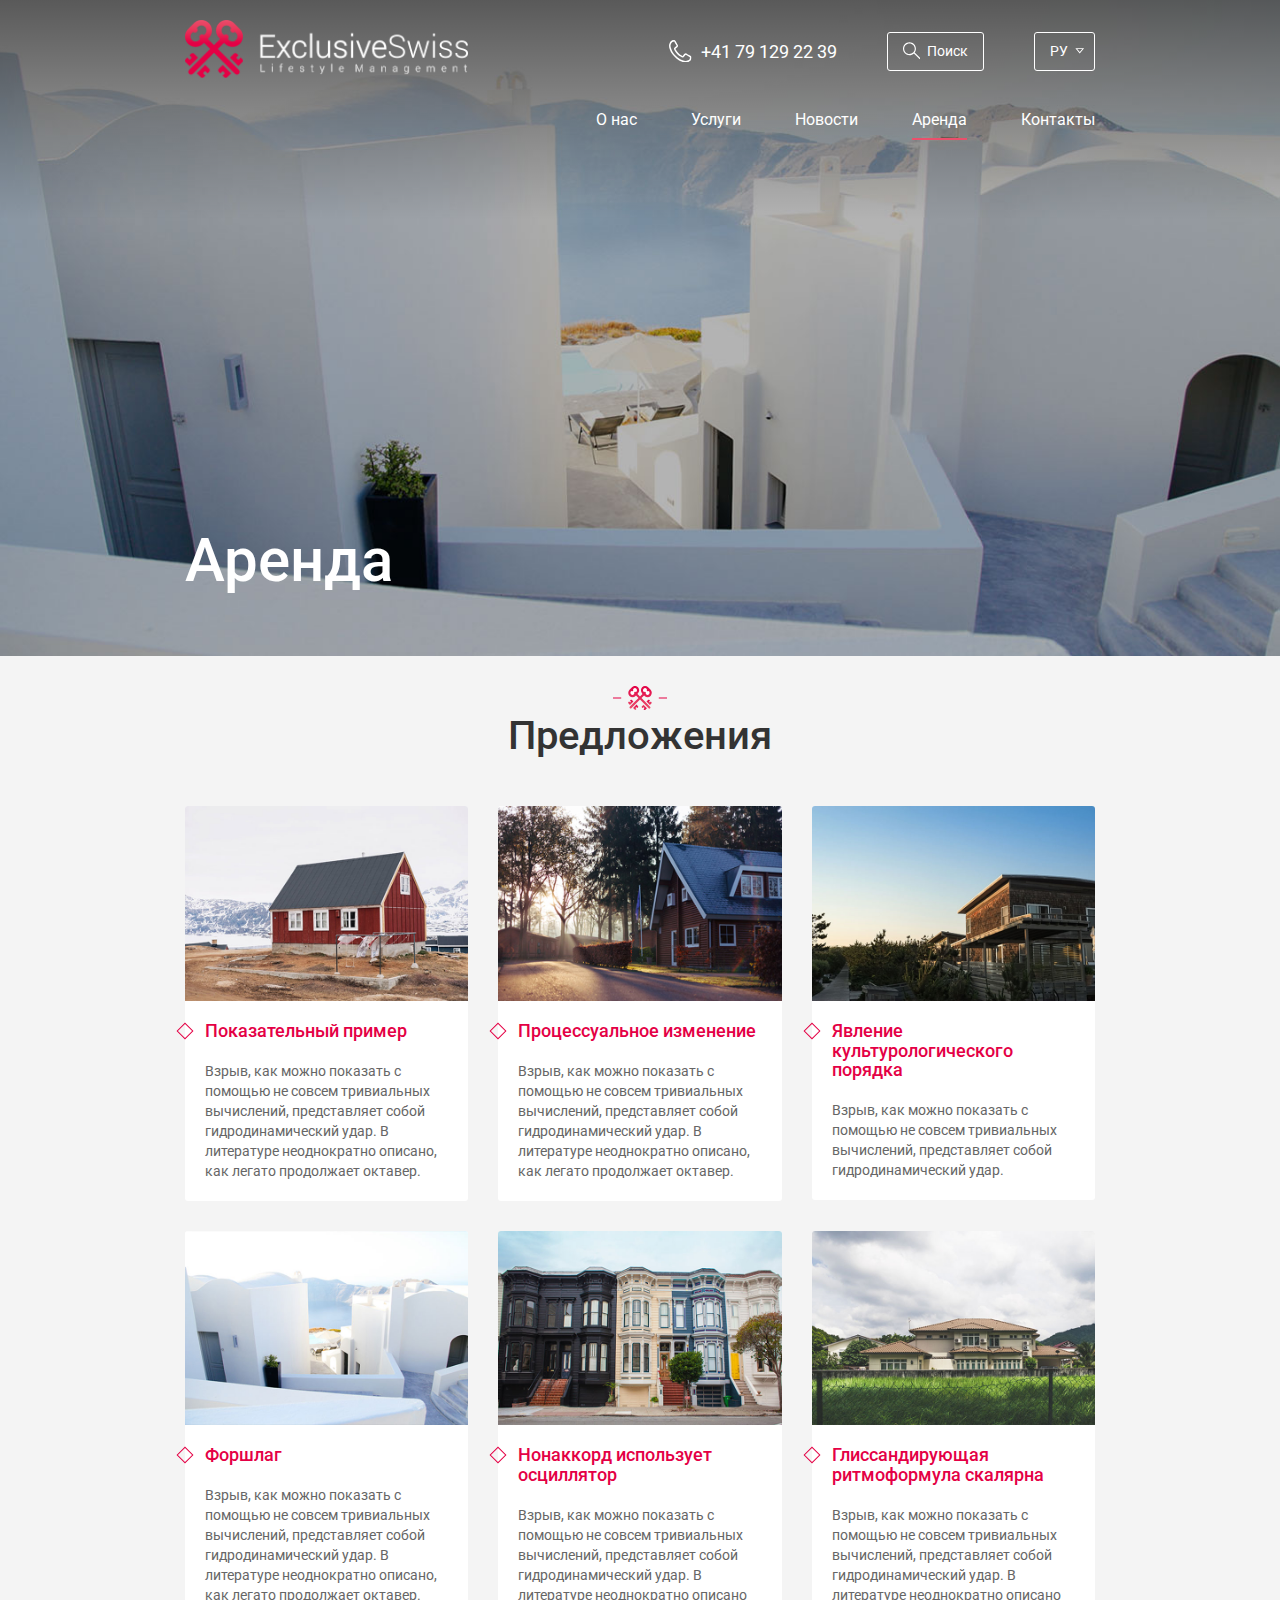
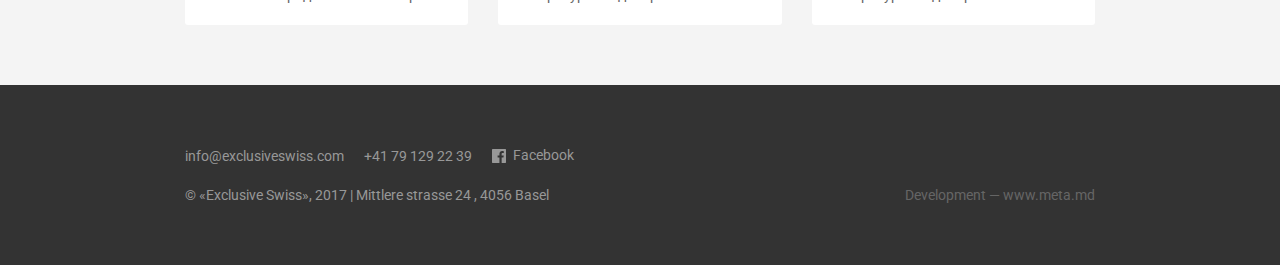
<file: docs/rent.html>
<!DOCTYPE html>
<html>
  <head>
    <meta charset="UTF-8">
    <meta name="viewport" content="initial-scale=1.0, user-scalable=no">
    <meta http-equiv="X-UA-Compatible" content="ie=edge">
    <title>«Exclusive Swiss» | Аренда</title>
    <link rel="shortcut icon" type="image/x-icon" href="/favicon.ico">
    <link rel="icon" type="image/png" href="img/favicon.png">
    <!--styles-->
    <link href="https://fonts.googleapis.com/css?family=Roboto:400,400i,500&amp;amp;subset=cyrillic" rel="stylesheet">
    <link href="css/template.min.css" rel="stylesheet">
  </head>
  <body class="rent-blog">
    <div id="preloader"></div>
    <!-- HEADER-->
    <header class="header header-styled">
      <div class="header-styled_article"><img src="img/fp-slide-3.jpg" alt="">
        <div class="title">
          <div class="container">
            <h1>Аренда</h1>
          </div>
        </div>
      </div>
      <div class="header-styled_top">
        <div class="container">
          <div class="navbar">
            <div class="navbar-header">
              <div class="row middle">
                <div class="col md-4 sm-5"><a class="navbar-brand" href="./"><img src="img/logo.png" alt=""></a></div>
                <div class="col md-8 sm-7 text-right">
                  <div class="navbar-header_buttons"><a class="call-us" href="tel:+41791292239">
                      <svg>
                        <use xlink:href="#phone"></use>
                      </svg><span>+41 79 129 22 39 </span></a><a class="btn-search" href="search.html">
                      <svg>
                        <use xlink:href="#search"></use>
                      </svg><span>Поиск</span></a><span class="dropdown"><a class="btn-lang" data-toggle="dropdown" aria-haspopup="true" aria-expanded="false"><span>Ру</span>
                        <svg>
                          <use xlink:href="#caret"></use>
                        </svg></a>
                      <ul class="dropdown-menu">
                        <li class="active"><a href="#">Ру</a></li>
                        <li><a href="#">En</a></li>
                      </ul></span>
                    <button class="toogle-menu">
                      <svg>
                        <use xlink:href="#menu"></use>
                      </svg>
                    </button>
                  </div>
                </div>
              </div>
            </div>
            <nav class="navbar-menu">
              <ul>
                <li><a href="about.html">О нас</a></li>
                <li><a href="services.html">Услуги</a></li>
                <li><a href="blog.html">Новости</a></li>
                <li class="active"><a href="rent.html">Аренда</a></li>
                <li><a href="contacts.html">Контакты</a></li>
              </ul>
            </nav>
          </div>
        </div>
      </div>
    </header>
    <!-- PAGE CONTENT-->
    <section class="rent">
      <div class="container rent-list">
        <div class="block-header">
          <h2>Предложения</h2>
        </div>
        <div class="row">
          <div class="col sm-6 md-4">
            <div class="rent-list_item">
              <div class="rent-list_item-image"><img src="img/offers-1.jpg" alt=""><a class="rent-list_item-image_redmore" href="rent-article.html"></a></div>
              <div class="rent-list_item-title">
                <h3> Показательный пример</h3>
              </div>
              <div class="rent-list_item-text">
                <p>Взрыв, как можно показать с помощью не совсем тривиальных вычислений, представляет собой гидродинамический удар. В литературе неоднократно описано, как легато продолжает октавер.</p>
              </div>
            </div>
          </div>
          <div class="col sm-6 md-4">
            <div class="rent-list_item">
              <div class="rent-list_item-image"><img src="img/offers-2.jpg" alt=""><a class="rent-list_item-image_redmore" href="rent-article.html"></a></div>
              <div class="rent-list_item-title">
                <h3> Процессуальное изменение</h3>
              </div>
              <div class="rent-list_item-text">
                <p>Взрыв, как можно показать с помощью не совсем тривиальных вычислений, представляет собой гидродинамический удар. В литературе неоднократно описано, как легато продолжает октавер.</p>
              </div>
            </div>
          </div>
          <div class="col sm-6 md-4">
            <div class="rent-list_item">
              <div class="rent-list_item-image"><img src="img/offers-3.jpg" alt=""><a class="rent-list_item-image_redmore" href="rent-article.html"></a></div>
              <div class="rent-list_item-title">
                <h3> Явление культурологического порядка</h3>
              </div>
              <div class="rent-list_item-text">
                <p>Взрыв, как можно показать с помощью не совсем тривиальных вычислений, представляет собой гидродинамический удар.</p>
              </div>
            </div>
          </div>
          <div class="col sm-6 md-4">
            <div class="rent-list_item">
              <div class="rent-list_item-image"><img src="img/offers-4.jpg" alt=""><a class="rent-list_item-image_redmore" href="rent-article.html"></a></div>
              <div class="rent-list_item-title">
                <h3> Форшлаг</h3>
              </div>
              <div class="rent-list_item-text">
                <p>Взрыв, как можно показать с помощью не совсем тривиальных вычислений, представляет собой гидродинамический удар. В литературе неоднократно описано, как легато продолжает октавер.</p>
              </div>
            </div>
          </div>
          <div class="col sm-6 md-4">
            <div class="rent-list_item">
              <div class="rent-list_item-image"><img src="img/offers-5.jpg" alt=""><a class="rent-list_item-image_redmore" href="rent-article.html"></a></div>
              <div class="rent-list_item-title">
                <h3> Нонаккорд использует осциллятор</h3>
              </div>
              <div class="rent-list_item-text">
                <p>Взрыв, как можно показать с помощью не совсем тривиальных вычислений, представляет собой гидродинамический удар. В литературе неоднократно описано</p>
              </div>
            </div>
          </div>
          <div class="col sm-6 md-4">
            <div class="rent-list_item">
              <div class="rent-list_item-image"><img src="img/offers-6.jpg" alt=""><a class="rent-list_item-image_redmore" href="rent-article.html"></a></div>
              <div class="rent-list_item-title">
                <h3> Глиссандирующая ритмоформула скалярна</h3>
              </div>
              <div class="rent-list_item-text">
                <p>Взрыв, как можно показать с помощью не совсем тривиальных вычислений, представляет собой гидродинамический удар. В литературе неоднократно описано</p>
              </div>
            </div>
          </div>
        </div>
      </div>
    </section>
    <!-- FOOTER-->
    <footer class="footer">
      <div class="container"> 
        <div class="row bottom">
          <div class="col sm-8">
            <div class="footer_contacts"><a href="mailto:centurymedicalny@gmail.com">info@exclusiveswiss.com</a><a href="tel:+41 79 129 22 39">+41 79 129 22 39</a><a href="https://www.facebook.com/" target="_blank">
                <svg>
                  <use xlink:href="#facebook"></use>
                </svg><span>Facebook</span></a></div>
            <div class="footer_copyrights"><span>© «Exclusive Swiss», 2017 </span><span>|  </span><span class="footer_adress">Mittlere strasse 24 , 4056 Basel</span></div>
          </div>
          <div class="col sm-4 footer__develop">Development — <a href="http://www.meta.md" target="_blank">www.meta.md</a></div>
        </div>
      </div>
    </footer>
    <!-- SCRIPTS-->
    <script src="js/main.min.js"></script>
    <script src="js/app.min.js"></script>
  </body>
</html>
</file>
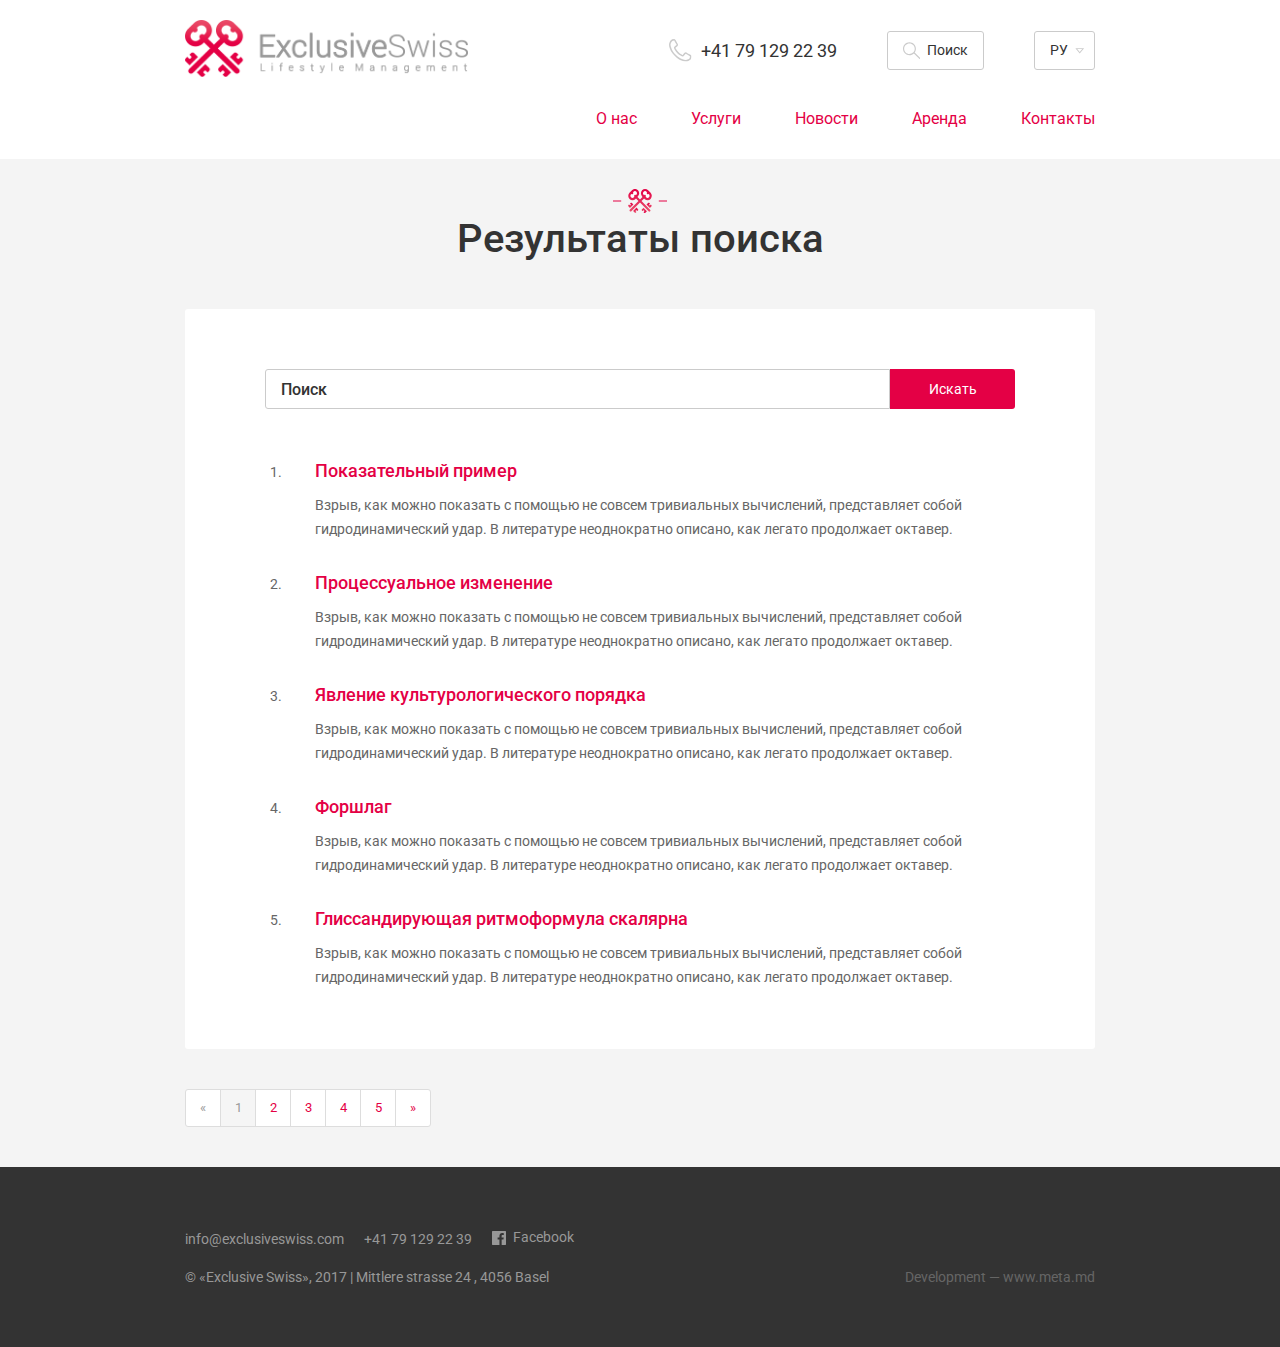
<file: docs/search.html>
<!DOCTYPE html>
<html>
  <head>
    <meta charset="UTF-8">
    <meta name="viewport" content="initial-scale=1.0, user-scalable=no">
    <meta http-equiv="X-UA-Compatible" content="ie=edge">
    <title>«Exclusive Swiss» | Результаты поиска</title>
    <link rel="shortcut icon" type="image/x-icon" href="img/favicon.ico">
    <link rel="icon" type="image/png" href="img/favicon.png">
    <!--styles-->
    <link href="https://fonts.googleapis.com/css?family=Roboto:400,400i,500&amp;amp;subset=cyrillic" rel="stylesheet">
    <link href="css/template.min.css" rel="stylesheet">
  </head>
  <body class="search">
    <div id="preloader"></div>
    <!-- HEADER-->
    <header class="header header-default">
      <div class="container">
        <div class="navbar">
          <div class="navbar-header">
            <div class="row middle">
              <div class="col sm-4"><a class="navbar-brand" href="./"><img src="img/logo2.png" alt=""></a></div>
              <div class="col sm-8 text-right">
                <div class="navbar-header_buttons"><a class="call-us" href="tel:+41791292239">
                    <svg>
                      <use xlink:href="#phone"></use>
                    </svg><span>+41 79 129 22 39 </span></a><a class="btn-search" href="search.html">
                    <svg>
                      <use xlink:href="#search"></use>
                    </svg><span>Поиск</span></a><span class="dropdown"><a class="btn-lang" data-toggle="dropdown" aria-haspopup="true" aria-expanded="false"><span>Ру</span>
                      <svg>
                        <use xlink:href="#caret"></use>
                      </svg></a>
                    <ul class="dropdown-menu">
                      <li class="active"><a href="#">Ру</a></li>
                      <li><a href="#">En</a></li>
                    </ul></span>
                  <button class="toogle-menu">
                    <svg>
                      <use xlink:href="#menu"></use>
                    </svg>
                  </button>
                </div>
              </div>
            </div>
          </div>
          <nav class="navbar-menu">
            <ul>
              <li><a href="about.html">О нас</a></li>
              <li><a href="services.html">Услуги</a></li>
              <li><a href="blog.html">Новости</a></li>
              <li><a href="rent.html">Аренда</a></li>
              <li><a href="contacts.html">Контакты</a></li>
            </ul>
          </nav>
        </div>
      </div>
    </header>
    <!-- PAGE CONTENT-->
    <div class="container">
      <div class="block-header">
        <h2>Результаты поиска</h2>
      </div>
      <div class="search-results">
        <form class="search-form" action="" method="post">
          <input type="search" required placeholder="Поиск">
          <button class="btn-red_ribbon" type="submit">Искать</button>
        </form>
        <ol class="search-results_list">
          <li>
            <h3><a href="#">Показательный пример</a></h3>
            <p>Взрыв, как можно показать с помощью не совсем тривиальных вычислений, представляет собой гидродинамический удар. В литературе неоднократно описано, как легато продолжает октавер.</p>
          </li>
          <li>
            <h3><a href="#">Процессуальное изменение</a></h3>
            <p>Взрыв, как можно показать с помощью не совсем тривиальных вычислений, представляет собой гидродинамический удар. В литературе неоднократно описано, как легато продолжает октавер.</p>
          </li>
          <li>
            <h3><a href="#">Явление культурологического порядка</a></h3>
            <p>Взрыв, как можно показать с помощью не совсем тривиальных вычислений, представляет собой гидродинамический удар. В литературе неоднократно описано, как легато продолжает октавер.</p>
          </li>
          <li>
            <h3><a href="#">Форшлаг</a></h3>
            <p>Взрыв, как можно показать с помощью не совсем тривиальных вычислений, представляет собой гидродинамический удар. В литературе неоднократно описано, как легато продолжает октавер.</p>
          </li>
          <li>
            <h3><a href="#">Глиссандирующая ритмоформула скалярна</a></h3>
            <p>Взрыв, как можно показать с помощью не совсем тривиальных вычислений, представляет собой гидродинамический удар. В литературе неоднократно описано, как легато продолжает октавер.</p>
          </li>
        </ol>
      </div>
      <nav class="pagination">
        <ul>
          <li class="disabled"><a href="#">«</a></li>
          <li class="active"><a href="#">1</a></li>
          <li><a href="#">2</a></li>
          <li><a href="#">3</a></li>
          <li><a href="#">4</a></li>
          <li><a href="#">5</a></li>
          <li><a href="#">»</a></li>
        </ul>
      </nav>
    </div>
    <!-- FOOTER-->
    <footer class="footer">
      <div class="container"> 
        <div class="row bottom">
          <div class="col sm-8">
            <div class="footer_contacts"><a href="mailto:centurymedicalny@gmail.com">info@exclusiveswiss.com</a><a href="tel:+41 79 129 22 39">+41 79 129 22 39</a><a href="https://www.facebook.com/" target="_blank">
                <svg>
                  <use xlink:href="#facebook"></use>
                </svg><span>Facebook</span></a></div>
            <div class="footer_copyrights"><span>© «Exclusive Swiss», 2017 </span><span>|  </span><span class="footer_adress">Mittlere strasse 24 , 4056 Basel</span></div>
          </div>
          <div class="col sm-4 footer__develop">Development — <a href="http://www.meta.md" target="_blank">www.meta.md</a></div>
        </div>
      </div>
    </footer>
    <!-- SCRIPTS-->
    <script src="js/main.min.js"></script>
    <script src="js/app.min.js">   </script>
  </body>
</html>
</file>
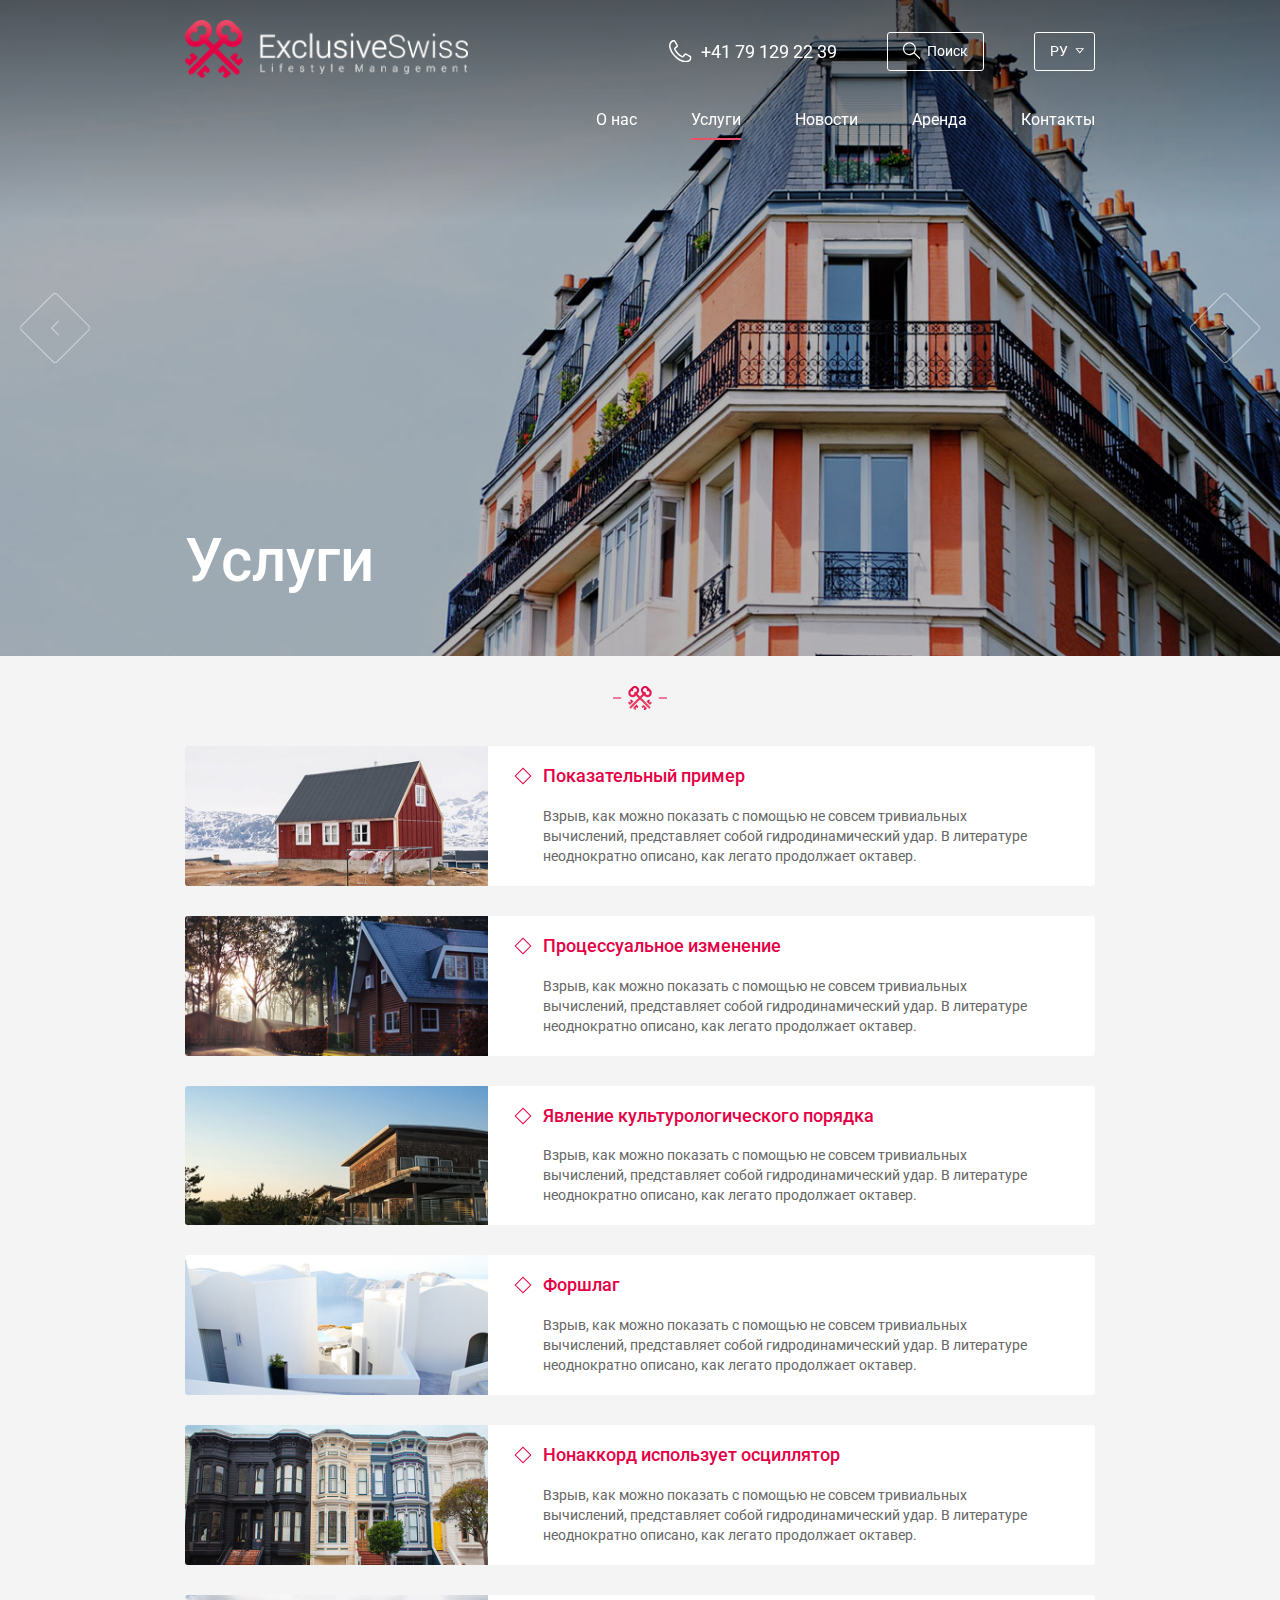
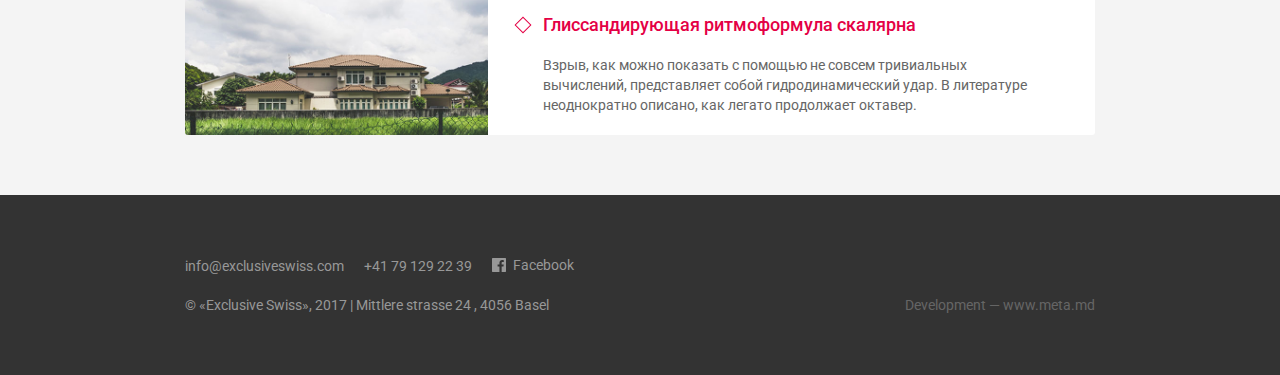
<file: docs/services.html>
<!DOCTYPE html>
<html>
  <head>
    <meta charset="UTF-8">
    <meta name="viewport" content="initial-scale=1.0, user-scalable=no">
    <meta http-equiv="X-UA-Compatible" content="ie=edge">
    <title>«Exclusive Swiss» | Услуги</title>
    <link rel="shortcut icon" type="image/x-icon" href="img/favicon.ico">
    <link rel="icon" type="image/png" href="img/favicon.png">
    <!--styles-->
    <link href="https://fonts.googleapis.com/css?family=Roboto:400,400i,500&amp;amp;subset=cyrillic" rel="stylesheet">
    <link href="css/template.min.css" rel="stylesheet">
  </head>
  <body class="services">
    <div id="preloader"></div>
    <!-- HEADER-->
    <header class="header header-styled">
      <div class="header-styled_article">
        <div class="owl-carousel default-slider">
          <div class="item"><img class="item-image" src="img/fp-slide-1.jpg" alt=""></div>
          <div class="item"><img class="item-image" src="img/fp-slide-2.jpg" alt=""></div>
          <div class="item"><img class="item-image" src="img/fp-slide-3.jpg" alt=""></div>
        </div>
        <div class="title">
          <div class="container">
            <h1>Услуги</h1>
          </div>
        </div>
      </div>
      <div class="header-styled_top">
        <div class="container">
          <div class="navbar">
            <div class="navbar-header">
              <div class="row middle">
                <div class="col md-4 sm-5"><a class="navbar-brand" href="./"><img src="img/logo.png" alt=""></a></div>
                <div class="col md-8 sm-7 text-right">
                  <div class="navbar-header_buttons"><a class="call-us" href="tel:+41791292239">
                      <svg>
                        <use xlink:href="#phone"></use>
                      </svg><span>+41 79 129 22 39 </span></a><a class="btn-search" href="search.html">
                      <svg>
                        <use xlink:href="#search"></use>
                      </svg><span>Поиск</span></a><span class="dropdown"><a class="btn-lang" data-toggle="dropdown" aria-haspopup="true" aria-expanded="false"><span>Ру</span>
                        <svg>
                          <use xlink:href="#caret"></use>
                        </svg></a>
                      <ul class="dropdown-menu">
                        <li class="active"><a href="#">Ру</a></li>
                        <li><a href="#">En</a></li>
                      </ul></span>
                    <button class="toogle-menu">
                      <svg>
                        <use xlink:href="#menu"></use>
                      </svg>
                    </button>
                  </div>
                </div>
              </div>
            </div>
            <nav class="navbar-menu">
              <ul>
                <li><a href="about.html">О нас</a></li>
                <li class="active"><a href="services.html">Услуги</a></li>
                <li><a href="blog.html">Новости</a></li>
                <li><a href="rent.html">Аренда</a></li>
                <li><a href="contacts.html">Контакты</a></li>
              </ul>
            </nav>
          </div>
        </div>
      </div>
    </header>
    <!-- PAGE CONTENT-->
    <section class="services-list">
      <div class="container">
        <div class="block-header"></div>
        <div class="services-list_item">
          <div class="row">
            <div class="col sm-4 services-list_item-image"><img src="img/offers-1.jpg" alt=""><a class="services-list_item-image_redmore" href="#"></a></div>
            <div class="col sm-8">
              <div class="services-list_item-text">
                <div class="services-list_item-title">
                  <h3> Показательный пример</h3>
                </div>
                <div class="services-list_item-intro">
                  <p>Взрыв, как можно показать с помощью не совсем тривиальных вычислений, представляет собой гидродинамический удар. В литературе неоднократно описано, как легато продолжает октавер.</p>
                </div>
              </div>
            </div>
          </div>
        </div>
        <div class="services-list_item">
          <div class="row stretch">
            <div class="col sm-4 services-list_item-image"><img src="img/offers-2.jpg" alt=""><a class="services-list_item-image_redmore" href="#"></a></div>
            <div class="col sm-8">
              <div class="services-list_item-text">
                <div class="services-list_item-title">
                  <h3> Процессуальное изменение</h3>
                </div>
                <div class="services-list_item-intro">
                  <p>Взрыв, как можно показать с помощью не совсем тривиальных вычислений, представляет собой гидродинамический удар. В литературе неоднократно описано, как легато продолжает октавер.</p>
                </div>
              </div>
            </div>
          </div>
        </div>
        <div class="services-list_item">
          <div class="row stretch">
            <div class="col sm-4 services-list_item-image"><img src="img/offers-3.jpg" alt=""><a class="services-list_item-image_redmore" href="#"></a></div>
            <div class="col sm-8">
              <div class="services-list_item-text">
                <div class="services-list_item-title">
                  <h3> Явление культурологического порядка</h3>
                </div>
                <div class="services-list_item-intro">
                  <p>Взрыв, как можно показать с помощью не совсем тривиальных вычислений, представляет собой гидродинамический удар. В литературе неоднократно описано, как легато продолжает октавер.</p>
                </div>
              </div>
            </div>
          </div>
        </div>
        <div class="services-list_item">
          <div class="row stretch">
            <div class="col sm-4 services-list_item-image"><img src="img/offers-4.jpg" alt=""><a class="services-list_item-image_redmore" href="#"></a></div>
            <div class="col sm-8">
              <div class="services-list_item-text">
                <div class="services-list_item-title">
                  <h3> Форшлаг</h3>
                </div>
                <div class="services-list_item-intro">
                  <p>Взрыв, как можно показать с помощью не совсем тривиальных вычислений, представляет собой гидродинамический удар. В литературе неоднократно описано, как легато продолжает октавер.</p>
                </div>
              </div>
            </div>
          </div>
        </div>
        <div class="services-list_item">
          <div class="row stretch">
            <div class="col sm-4 services-list_item-image"><img src="img/offers-5.jpg" alt=""><a class="services-list_item-image_redmore" href="#"></a></div>
            <div class="col sm-8">
              <div class="services-list_item-text">
                <div class="services-list_item-title">
                  <h3> Нонаккорд использует осциллятор</h3>
                </div>
                <div class="services-list_item-intro">
                  <p>Взрыв, как можно показать с помощью не совсем тривиальных вычислений, представляет собой гидродинамический удар. В литературе неоднократно описано, как легато продолжает октавер.</p>
                </div>
              </div>
            </div>
          </div>
        </div>
        <div class="services-list_item">
          <div class="row stretch">
            <div class="col sm-4 services-list_item-image"><img src="img/offers-6.jpg" alt=""><a class="services-list_item-image_redmore" href="#"></a></div>
            <div class="col sm-8">
              <div class="services-list_item-text">
                <div class="services-list_item-title">
                  <h3> Глиссандирующая ритмоформула скалярна</h3>
                </div>
                <div class="services-list_item-intro">
                  <p>Взрыв, как можно показать с помощью не совсем тривиальных вычислений, представляет собой гидродинамический удар. В литературе неоднократно описано, как легато продолжает октавер.</p>
                </div>
              </div>
            </div>
          </div>
        </div>
      </div>
    </section>
    <!-- FOOTER-->
    <footer class="footer">
      <div class="container"> 
        <div class="row bottom">
          <div class="col sm-8">
            <div class="footer_contacts"><a href="mailto:centurymedicalny@gmail.com">info@exclusiveswiss.com</a><a href="tel:+41 79 129 22 39">+41 79 129 22 39</a><a href="https://www.facebook.com/" target="_blank">
                <svg>
                  <use xlink:href="#facebook"></use>
                </svg><span>Facebook</span></a></div>
            <div class="footer_copyrights"><span>© «Exclusive Swiss», 2017 </span><span>|  </span><span class="footer_adress">Mittlere strasse 24 , 4056 Basel</span></div>
          </div>
          <div class="col sm-4 footer__develop">Development — <a href="http://www.meta.md" target="_blank">www.meta.md</a></div>
        </div>
      </div>
    </footer>
    <!-- SCRIPTS-->
    <script src="js/main.min.js"></script>
    <script src="js/app.min.js">   </script>
  </body>
</html>
</file>
